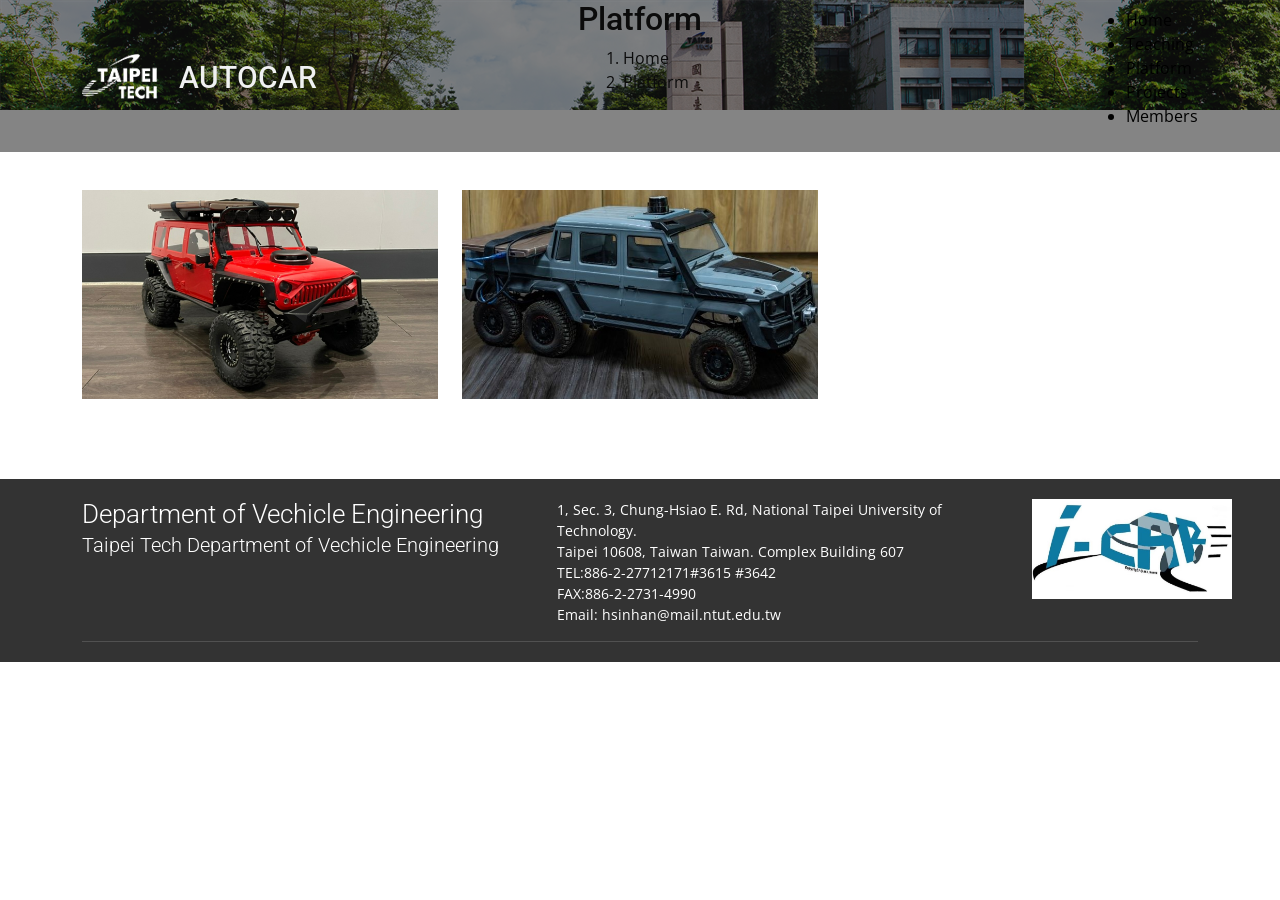
<file: platform.html>
<!DOCTYPE html>
<html lang="en">

<head>
  <meta charset="utf-8">
  <meta content="width=device-width, initial-scale=1.0" name="viewport">

  <title>autocar - platform</title>
  <meta content="" name="description">
  <meta content="" name="keywords">

  <!-- Favicons -->
  <link href="assets/img/logo.jpg" rel="icon">
  <link href="assets/img/logo.jpg" rel="apple-touch-icon">

  <!-- Google Fonts -->
  <link rel="preconnect" href="https://fonts.googleapis.com">
  <link rel="preconnect" href="https://fonts.gstatic.com" crossorigin>
  <link href="https://fonts.googleapis.com/css2?family=Open+Sans:ital,wght@0,300;0,400;0,500;0,600;0,700;1,300;1,400;1,600;1,700&family=Roboto:ital,wght@0,300;0,400;0,500;0,600;0,700;1,300;1,400;1,500;1,600;1,700&family=Work+Sans:ital,wght@0,300;0,400;0,500;0,600;0,700;1,300;1,400;1,500;1,600;1,700&display=swap" rel="stylesheet">

  <!-- Vendor CSS Files -->
  <link href="assets/vendor/bootstrap/css/bootstrap.min.css" rel="stylesheet">
  <link href="assets/vendor/bootstrap-icons/bootstrap-icons.css" rel="stylesheet">
  <link href="assets/vendor/fontawesome-free/css/all.min.css" rel="stylesheet">
  <link href="assets/vendor/aos/aos.css" rel="stylesheet">
  <link href="assets/vendor/glightbox/css/glightbox.min.css" rel="stylesheet">
  <link href="assets/vendor/swiper/swiper-bundle.min.css" rel="stylesheet">

  <!-- Template Main CSS File -->
  <link href="assets/css/main.css" rel="stylesheet">

  <!-- =======================================================
  * Template Name: UpConstruction
  * Updated: Mar 10 2023 with Bootstrap v5.2.3
  * Template URL: https://bootstrapmade.com/upconstruction-bootstrap-construction-website-template/
  * Author: BootstrapMade.com
  * License: https://bootstrapmade.com/license/
  ======================================================== -->
</head>

<body>

  <!-- ======= Header ======= -->
  <header id="header" class="fixed-top" style="background-color: rgba(22, 22, 21, 0.527)">
    <div class="container-fluid container-xl d-flex align-items-center justify-content-between" >

      <a href="index.html"  class="logo d-flex align-items-center">
        <!-- Uncomment the line below if you also wish to use an image logo -->
        <img src="assets/img/rpage_wLogo.png" >
        <h1 class="test">	&ensp; AUTOCAR</h1>
      </a>

      <i class="mobile-nav-toggle mobile-nav-show bi bi-list"></i>
      <i class="mobile-nav-toggle mobile-nav-hide d-none bi bi-x"></i>
      <nav id="navbar" class="navbar">
        <ul>
          <li><a href="index.html">Home</a></li>
          <li><a href="index.html">Teaching</a></li>
          <li><a href="platform.html" class="active">Platform</a></li>
          <li><a href="projects.html">Projects</a></li>
          <li><a href="member.html">Members</a></li>
        </ul>
      </nav><!-- .navbar -->

    </div>
  </header><!-- End Header -->

  <main id="main">

    <!-- ======= Breadcrumbs ======= -->
    <div class="breadcrumbs d-flex align-items-center" style="background-image: url('assets/img/ntut.png');">
      <div class="container position-relative d-flex flex-column align-items-center" data-aos="fade">

        <h2>Platform</h2>
        <ol>
          <li><a href="index.html">Home</a></li>
          <li>Platform</li>
        </ol>

      </div>
    </div><!-- End Breadcrumbs -->
    <section id="projects" class="projects">
      <div class="container" data-aos="fade-up">

        <div class="portfolio-isotope" data-portfolio-filter="*" data-portfolio-layout="masonry" data-portfolio-sort="original-order">

          <div class="row gy-4 portfolio-container" data-aos="fade-up" data-aos-delay="200">

            <div class="col-lg-4 col-md-6 portfolio-item filter-construction">
              <div class="portfolio-content h-100">
                <img src="assets/img/kitHardware.png" class="img-fluid" alt="">
                <div class="portfolio-info">
                  <h4>Red Car</h4>
                  <p>Red car hardware layout</p>
                  <a href="assets/img/redcarplatform.png" title="Red car hardware layout" data-gallery="portfolio-gallery-construction" class="glightbox preview-link"><i class="bi bi-zoom-in"></i></a>
                </div>
              </div>
            </div><!-- End Projects Item -->

            <div class="col-lg-4 col-md-6 portfolio-item filter-repairs">
              <div class="portfolio-content h-100">
                <img src="assets/img/greycarPlatform.jpg" class="img-fluid" alt="">
                <div class="portfolio-info">
                  <h4>Grey Car</h4>
                  <p>Grey car hardware layout</p>
                  <a href="assets/img/platform.png" title="Grey car hardware layout" data-gallery="portfolio-gallery-repairs" class="glightbox preview-link"><i class="bi bi-zoom-in"></i></a>
                </div>
              </div>
            </div><!-- End Projects Item -->

          </div><!-- End Projects Container -->

        </div>

      </div>
    </section><!-- End Our Projects Section -->
    
  

    
  </main><!-- End #main -->
    <!-- ======= Features Section ======= -->
    <!--
      
      <div class="platform">
      <br>
      <h1 style="margin-left: 45px;">Red Car</h1>
      <img src="assets/img/redcarplatform.png">
      <br><hr>
      <h1 style="margin-left: 45px;">Grey Car</h1>
      <img src="assets/img/platform.png">
    </div>
      
      <section id="features" class="features section-bg">
      <div class="container" data-aos="fade-up">

        <ul class="nav nav-tabs row  g-2 d-flex">

          <li class="nav-item col-3">
            <a class="nav-link active show" data-bs-toggle="tab" data-bs-target="#tab-1">
              <h4>Kit Hardware</h4>
            </a>
          </li>

          <li class="nav-item col-3">
            <a class="nav-link" data-bs-toggle="tab" data-bs-target="#tab-2">
              <h4>Computing Platform</h4>
            </a>

          <li class="nav-item col-3">
            <a class="nav-link" data-bs-toggle="tab" data-bs-target="#tab-3">
              <h4>Red Car</h4>
            </a>
          </li>

          <li class="nav-item col-3">
            <a class="nav-link" data-bs-toggle="tab" data-bs-target="#tab-4">
              <h4>Grey Car</h4>
            </a>
          </li>

        </ul>

        <div class="tab-content">

          <div class="tab-pane active show" id="tab-1">
            <div class="row">
              <div class="col-lg-6 order-2 order-lg-1 mt-3 mt-lg-0 d-flex flex-column justify-content-center" data-aos="fade-up" data-aos-delay="100">
                <h3>Autonomous car kit hardware</h3>
                <p class="fst-italic">
                 
                <ul>
                  <li><i class="bi bi-check2-all"></i> Autonomous Vehicle Platform:</li>
                    <p>Including a remote-controlled vehicle chassis, a basic remote controller, and a multi-mode joystick. It also consists of one battery (single cell with a minimum of 11.1V, 5200mAh), one servo motor, one motor, and one driver.</p>
                  <li><i class="bi bi-check2-all"></i> Electronic control system:</li>
                  <p>Consisting of a microcontroller and speed and steering drive modules.</p>
                  <li><i class="bi bi-check2-all"></i> Autonomous Driving Sensors:</li>
                  <p>Consisting of one 2D optical radar and a set of distance sensing modules (Ultrasound).</p>
                </ul>
              </div>
              <div class="col-lg-6 order-1 order-lg-2 text-center" data-aos="fade-up" data-aos-delay="200">
                <img src="assets/img/kitHardware.png" alt="" class="img-fluid">
              </div>
            </div>
          </div>

          <div class="tab-pane" id="tab-2">
            <div class="row">
              <div class="col-lg-6 order-2 order-lg-1 mt-3 mt-lg-0 d-flex flex-column justify-content-center">
                <h3>Autonomous car computing platform</h3>
                <ul>
                  <li><i class="bi bi-check2-all"></i> Linux Operating System</li>
                  <li><i class="bi bi-check2-all"></i> display card</li>
                  <li><i class="bi bi-check2-all"></i> Support for remote desktop functionality</li>
                  <li><i class="bi bi-check2-all"></i> Key Component Specifications of the Platform:</li>
                  <p>&emsp;&emsp;CPU: Intel i7 /  RAM: 16GB /  USB 3.0 ports / HDMI /5G Wi-Fi</p>
                </ul>
              </div>
              <div class="col-lg-6 order-1 order-lg-2 text-center">
                <img src="assets/img/computingPlatform.jpg" alt="" class="img-fluid">
              </div>
            </div>
          </div>

          <div class="tab-pane" id="tab-3">
            <div class="row">
              <div class="col-lg-6 order-2 order-lg-1 mt-3 mt-lg-0 d-flex flex-column justify-content-center">
                <h3>Red car hardware layout</h3>
                <ul>
                  <li><i class="bi bi-check2-all"></i> Ullamco laboris nisi ut aliquip ex ea commodo consequat.</li>
                  <li><i class="bi bi-check2-all"></i> Duis aute irure dolor in reprehenderit in voluptate velit.</li>
                  <li><i class="bi bi-check2-all"></i> Provident mollitia neque rerum asperiores dolores quos qui a. Ipsum neque dolor voluptate nisi sed.</li>
                </ul>
                <p class="fst-italic">
                  Lorem ipsum dolor sit amet, consectetur adipiscing elit, sed do eiusmod tempor incididunt ut labore et dolore
                  magna aliqua.
                </p>
              </div>
              <div class="col-lg-6 order-1 order-lg-2 text-center">
                <img src="assets/img/redcarplatform.png" alt="" class="img-fluid">
              </div>
            </div>
          </div>

          <div class="tab-pane" id="tab-4">
            <div class="row">
              <div class="col-lg-6 order-2 order-lg-1 mt-3 mt-lg-0 d-flex flex-column justify-content-center">
                <h3>Grey car hardware layout</h3>
                <p class="fst-italic">
                  Lorem ipsum dolor sit amet, consectetur adipiscing elit, sed do eiusmod tempor incididunt ut labore et dolore
                  magna aliqua.
                </p>
                <ul>
                  <li><i class="bi bi-check2-all"></i> Ullamco laboris nisi ut aliquip ex ea commodo consequat.</li>
                  <li><i class="bi bi-check2-all"></i> Duis aute irure dolor in reprehenderit in voluptate velit.</li>
                  <li><i class="bi bi-check2-all"></i> Ullamco laboris nisi ut aliquip ex ea commodo consequat. Duis aute irure dolor in reprehenderit in voluptate trideta storacalaperda mastiro dolore eu fugiat nulla pariatur.</li>
                </ul>
              </div>
              <div class="col-lg-6 order-1 order-lg-2 text-center">
                <img src="assets/img/features-4.png" alt="" class="img-fluid">
              </div>
            </div>
          </div>

        </div>

      </div>
    </section>End Features Section -->

  <!-- ======= Footer ======= -->
  <footer id="footer" class="footer">
    <div class="footer-content position-relative">
       <div class="container">
         <div class="row">
           <div class="col-lg-5 col-md-5 footer-info" >
             <h3>Department of Vechicle Engineering</h3>
             <h5>Taipei Tech Department of Vechicle Engineering</h5>
           </div>  <!--End footer info column-->
 
           
           <div class="col-lg-5 col-md-5 footer-links">
             <p>
               1, Sec. 3, Chung-Hsiao E. Rd, National Taipei University of Technology.<br>
               Taipei 10608, Taiwan Taiwan. Complex Building 607<br>
               TEL:886-2-27712171#3615 #3642<br>
               FAX:886-2-2731-4990<br>
               Email: hsinhan@mail.ntut.edu.tw<br>
           </p>
           </div><!-- End footer links column-->
 
           <div class="col-lg-2 col-md-2 footer-address">
             <img src="assets/img/footer logo.jpg" height="100" width="200">
           </div><!-- End footer links column-->
         </div>
       </div>
    </div>
 
    <div class="footer-legal text-center position-relative">
       <div class="container">
         <div class="copyright">
           <!-- &copy; Copyright <strong><span>UpConstruction</span></strong>. All Rights Reserved -->
         </div>
         <div class="credits">
           <!-- All the links in the footer should remain intact. -->
           <!-- You can delete the links only if you purchased the pro version. -->
           <!-- Licensing information: https://bootstrapmade.com/license/ -->
           <!-- Purchase the pro version with working PHP/AJAX contact form: https://bootstrapmade.com/upconstruction-bootstrap-construction-website-template/ -->
           <!-- Designed by <a href="https://bootstrapmade.com/">BootstrapMade</a> -->
         </div>
       </div>
    </div>
 
   </footer>
   <!-- End Footer -->

  <a href="#" class="scroll-top d-flex align-items-center justify-content-center"><i class="bi bi-arrow-up-short"></i></a>

  <div id="preloader"></div>

  <!-- Vendor JS Files -->
  <script src="assets/vendor/bootstrap/js/bootstrap.bundle.min.js"></script>
  <script src="assets/vendor/aos/aos.js"></script>
  <script src="assets/vendor/glightbox/js/glightbox.min.js"></script>
  <script src="assets/vendor/isotope-layout/isotope.pkgd.min.js"></script>
  <script src="assets/vendor/swiper/swiper-bundle.min.js"></script>
  <script src="assets/vendor/purecounter/purecounter_vanilla.js"></script>
  <script src="assets/vendor/php-email-form/validate.js"></script>

  <!-- Template Main JS File -->
  <script src="assets/js/main.js"></script>

</body>

</html>
</file>
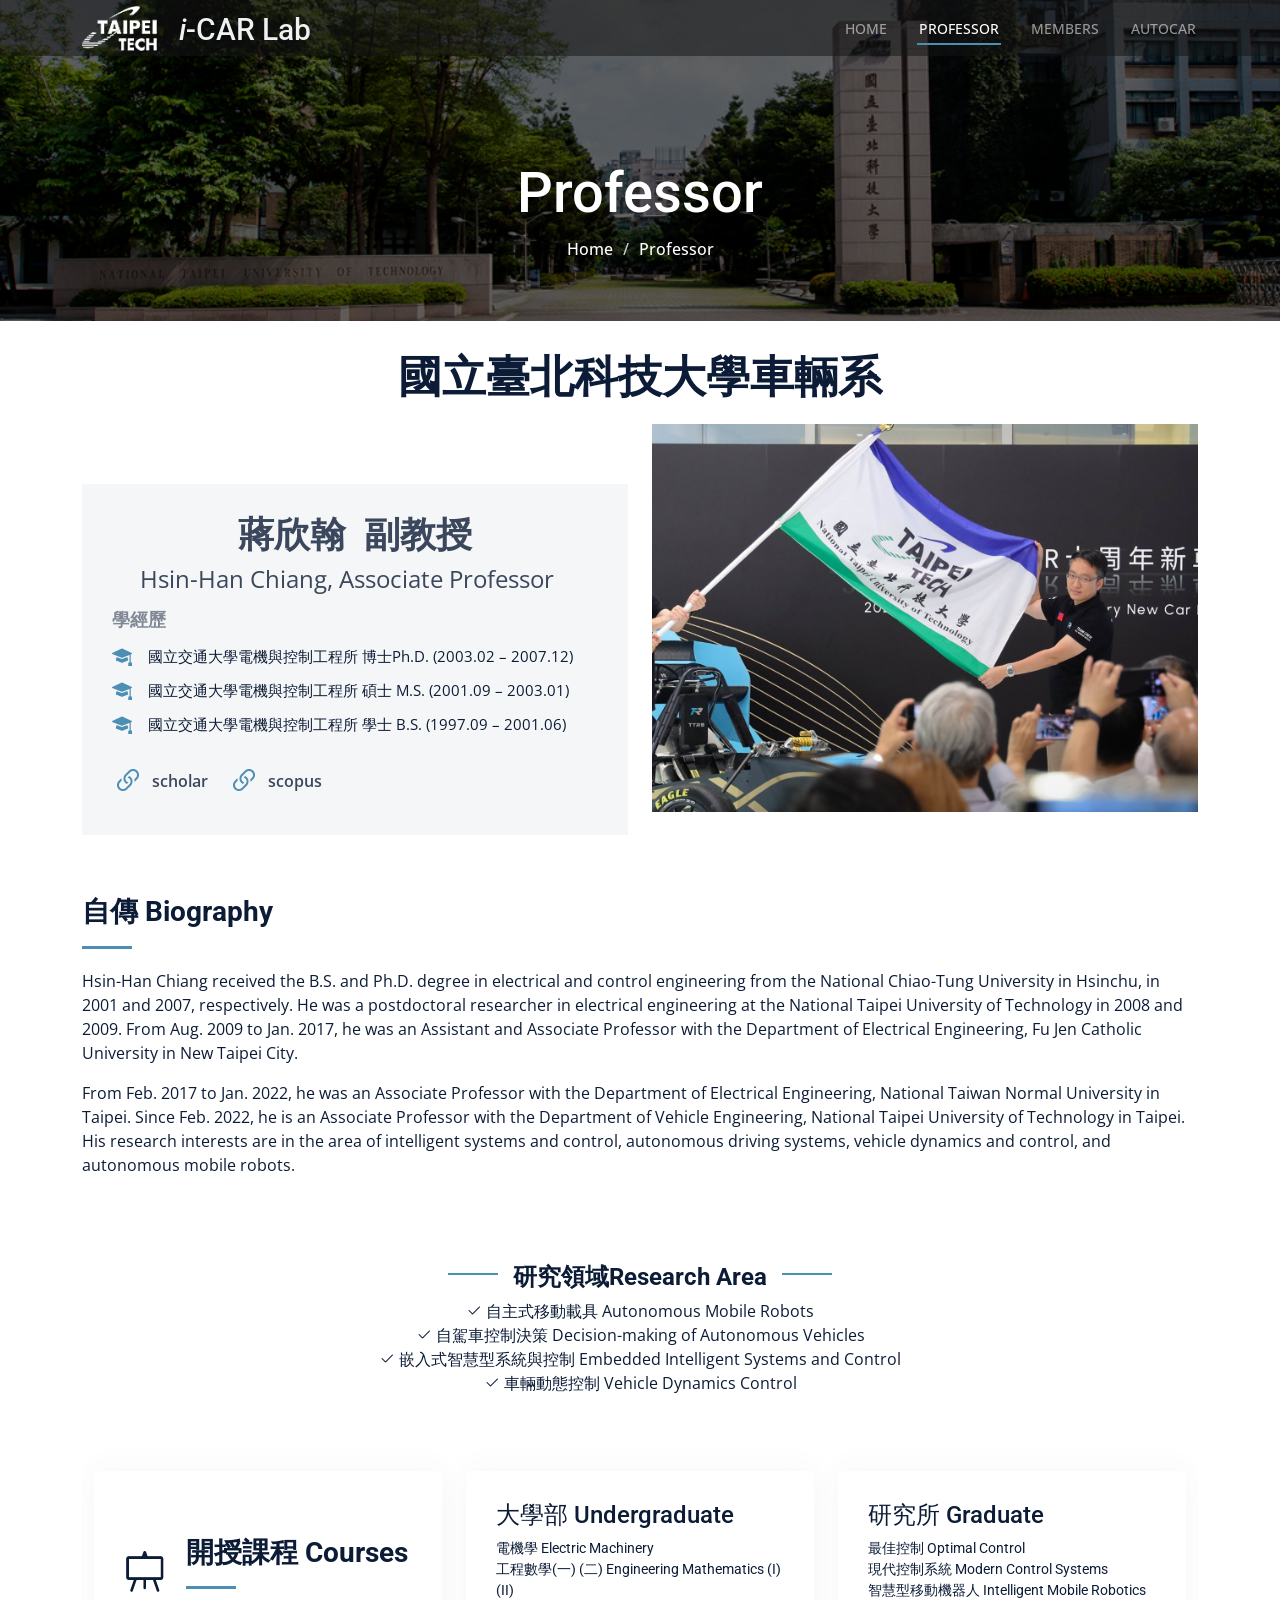
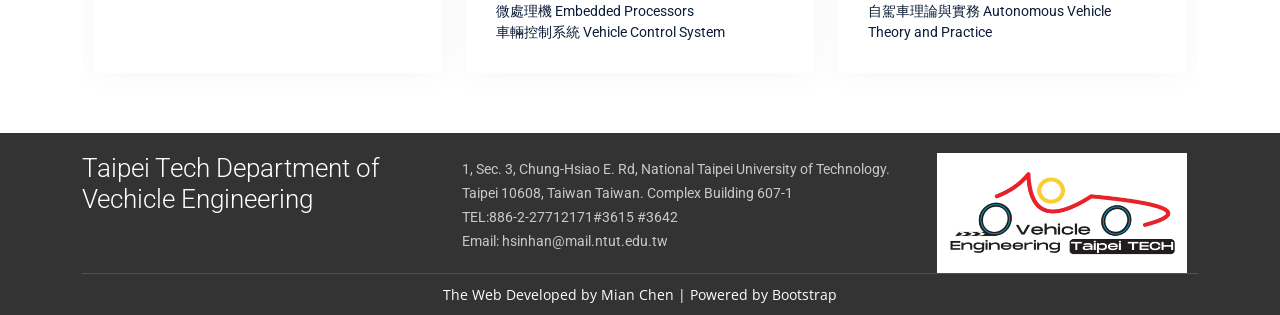
<file: professor.html>
<!DOCTYPE html>
<html lang="en">

<head>
  <meta charset="utf-8">
  <meta content="width=device-width, initial-scale=1.0" name="viewport">

  <title>𝑖-CAR Lab - Professor</title>
  <meta content="" name="description">
  <meta content="" name="keywords">

  <!-- Favicons -->
  <link href="assets/img/logo.jpg" rel="icon">
  <link href="assets/img/logo.jpg" rel="apple-touch-icon">

  <!-- Google Fonts -->
  <link rel="preconnect" href="https://fonts.googleapis.com">
  <link rel="preconnect" href="https://fonts.gstatic.com" crossorigin>
  <link href="https://fonts.googleapis.com/css2?family=Open+Sans:ital,wght@0,300;0,400;0,500;0,600;0,700;1,300;1,400;1,600;1,700&family=Roboto:ital,wght@0,300;0,400;0,500;0,600;0,700;1,300;1,400;1,500;1,600;1,700&family=Work+Sans:ital,wght@0,300;0,400;0,500;0,600;0,700;1,300;1,400;1,500;1,600;1,700&display=swap" rel="stylesheet">

  <!-- Vendor CSS Files -->
  <link href="assets/vendor/bootstrap/css/bootstrap.min.css" rel="stylesheet">
  <link href="assets/vendor/bootstrap-icons/bootstrap-icons.css" rel="stylesheet">
  <link href="assets/vendor/fontawesome-free/css/all.min.css" rel="stylesheet">
  <link href="assets/vendor/aos/aos.css" rel="stylesheet">
  <link href="assets/vendor/glightbox/css/glightbox.min.css" rel="stylesheet">
  <link href="assets/vendor/swiper/swiper-bundle.min.css" rel="stylesheet">

  <!-- Template Main CSS File -->
  <link href="assets/css/main.css" rel="stylesheet">

  <!-- =======================================================
  * Template Name: UpConstruction
  * Updated: Mar 10 2023 with Bootstrap v5.2.3
  * Template URL: https://bootstrapmade.com/upconstruction-bootstrap-construction-website-template/
  * Author: BootstrapMade.com
  * License: https://bootstrapmade.com/license/
  ======================================================== -->
</head>

<body>
  <!-- ======= Header ======= -->
  <header id="header" class="fixed-top" style="background-color: rgba(22, 22, 21, 0.527)">
    <div class="container-fluid container-xl d-flex align-items-center justify-content-between" >
      <a href="index.html"  class="logo d-flex align-items-center">
        <img src="assets/img/rpage_wLogo.png" >
        <h1 class="test">	&ensp; <span class="italic">i</span>-CAR Lab</h1>
      </a>

    
      <nav id="navmenu" class="navmenu">
        <ul>
          <li><a href="index.html">Home</a></li>
          <li><a href="professor.html" class="active">Professor</a></li>
          <li><a href="member.html">Members</a></li>
          <li><a href="autocar.html">AutoCar</a></li>
        </ul>
        <i class="mobile-nav-toggle d-xl-none bi bi-list"></i>
      </nav><!-- .navmenu -->

    </div>
  </header><!-- End Header -->

  <main id="main">

    <!-- Page Title -->
    <div class="page-title"  data-aos="fade" style="background-image: url('assets/img/ntut.png');">
      <div class="container position-relative d-flex flex-column align-items-center" data-aos="fade">
        <h1>Professor</h1>
        <nav class="breadcrumbs">
          <ol>
            <li><a href="index.html">Home</a></li>
            <li>Professor </li>
          </ol>
        </nav>
      </div>
    </div><!-- End Page Title -->

    <!-- About Section -->
    <section id="about" class="about section">

      <div class="container">

        <div class="row position-relative">

          <div class="col-lg-6 order-1 text-left title-section" data-aos="fade-up" data-aos-delay="100">
            <h2 class="inner-title">國立臺北科技大學車輛系</h2>
          </div>

          <div class="col-lg-6 order-3 order-lg-3 about-img-container" data-aos="zoom-out" data-aos-delay="200">
            <div class="about-img">
              <img src="assets/img/team/蔣欣翰-CHIANG,HSIN-HAN.jpg" >
            </div>
        
          </div>


          <div class="col-lg-6 order-2 order-lg-2" data-aos="fade-up" data-aos-delay="100">
            <div class="our-story">
              <h3>蔣欣翰  副教授</h3>
              <p>Hsin-Han Chiang, Associate Professor</p>
              <h4><b>學經歷</b></h4>
              <ul>
                <li><i class="bi bi-mortarboard-fill"></i> <span>國立交通大學電機與控制工程所 博士Ph.D. (2003.02 – 2007.12)</span></li>
                <li><i class="bi bi-mortarboard-fill"></i> <span>國立交通大學電機與控制工程所 碩士 M.S. (2001.09 – 2003.01)</span></li>
                <li><i class="bi bi-mortarboard-fill"></i> <span>國立交通大學電機與控制工程所 學士 B.S. (1997.09 – 2001.06)</span></li>
              </ul>
   
              <div class="watch-video d-flex align-items-center position-relative">
                <div class="link-container">
                  <i class="bi bi-link-45deg flex-shrink-0"></i>
                  <a href="https://scholar.google.com.tw/citations?hl=zh-TW&user=0qmi65YAAAAJ" target="_blank">scholar</a>
                </div>
                <div class="link-container">
                  <i class="bi bi-link-45deg flex-shrink-0"></i>
                  <a href="https://www.scopus.com/authid/detail.uri?authorId=7402271964" target="_blank">scopus</a>
              </div>
            </div>
          </div>
        </div>

      </div>

    </section><!-- /About Section -->
    <!-- ======= Get Started Section ======= -->
    <section id="paper" class="paper section">

      <div class="container " >

        <div class="col-lg-12 d-flex flex-column justify-content-center" data-aos="fade-up" data-aos-delay="200">
          <h3>自傳 Biography</h3>

          <p>Hsin-Han Chiang received the B.S. and Ph.D. degree in electrical and control engineering from the National Chiao-Tung University in Hsinchu, in 2001 and 2007, respectively. He was a postdoctoral researcher in electrical engineering at the National Taipei University of Technology in 2008 and 2009. From Aug. 2009 to Jan. 2017, he was an Assistant and Associate Professor with the Department of Electrical Engineering, Fu Jen Catholic University in New Taipei City.
              <p>From Feb. 2017 to Jan. 2022, he was an Associate Professor with the Department of Electrical Engineering, National Taiwan Normal University in Taipei. Since Feb. 2022, he is an Associate Professor with the Department of Vehicle Engineering, National Taipei University of Technology in Taipei. His research interests are in the area of intelligent systems and control, autonomous driving systems, vehicle dynamics and control, and autonomous mobile robots. 
              </p>
              </p><br>
        </div>

        <!-- Stats Counter Section -->
    <section id="stats-counter" class="stats-counter section">

      <!-- Section Title -->
      <div class="container section-title" data-aos="fade-up">
        <h2>研究領域Research Area</h2>
        <ul class="list-unstyled">
          <li><i class="bi bi-check2"></i> <span>自主式移動載具 Autonomous Mobile Robots</span></li>
          <li><i class="bi bi-check2"></i> <span>自駕車控制決策 Decision-making of Autonomous Vehicles</span></li>
          <li><i class="bi bi-check2"></i> <span>嵌入式智慧型系統與控制 Embedded Intelligent Systems and Control</span></li>
          <li><i class="bi bi-check2"></i> <span>車輛動態控制 Vehicle Dynamics Control</span></li>
        </ul>
      </div><!-- End Section Title -->

      <div class="container" data-aos="fade-up" data-aos-delay="100">

        <div class="row gy-4">

          <div class="col-lg-4 col-md-6">
            <div class="stats-item d-flex align-items-center w-100 h-100">
              <i class="bi bi-easel flex-shrink-0"></i>
              <h3>開授課程 Courses</h3>
            </div>
          </div><!-- End Stats Item -->

          <div class="col-lg-4 col-md-6">
            <div class="stats-item d-flex align-items-center w-100 h-100">
              <div>
                <h4>大學部 Undergraduate</h4>
                <p>電機學 Electric Machinery</p>
                <p>工程數學(一) (二) Engineering Mathematics (I)(II)</p>
                <p>微處理機 Embedded Processors</p>
                <p>車輛控制系統 Vehicle Control System</p>
              </div>
            </div>
          </div><!-- End Stats Item -->

          <div class="col-lg-4 col-md-6">
            <div class="stats-item d-flex align-items-center w-100 h-100">
              <div>
                <h4>研究所 Graduate</h4>
                <p>最佳控制 Optimal Control</p>
                <p>現代控制系統 Modern Control Systems</p>
                <p>智慧型移動機器人 Intelligent Mobile Robotics</p>
                <p>自駕車理論與實務 Autonomous Vehicle Theory and Practice</p>
              </div>
            </div>
          </div><!-- End Stats Item -->

        </div>

      </div>

  </main><!-- End #main -->

  <!-- ======= Footer ======= -->
  <footer id="footer" class="footer">
    <div class="footer-content position-relative">
       <div class="container">
         <div class="row">
           <div class="col-lg-4 col-md-6 col-sm-12 footer-info " >
            <h3>Taipei Tech Department of Vechicle Engineering</h3>
           </div>  <!--End footer info column-->
 
           
           <div class="col-lg-5 col-md-6 col-sm-12 footer-address d-flex align-items-center">
             <p>
               1, Sec. 3, Chung-Hsiao E. Rd, National Taipei University of Technology.<br>
               Taipei 10608, Taiwan Taiwan. Complex Building 607-1<br>
               TEL:886-2-27712171#3615 #3642<br>
               Email: hsinhan@mail.ntut.edu.tw
           </p>
           </div><!-- End footer address column-->
 
           <div class="col-lg-3 col-md-6 col-sm-12 footer-logo d-flex align-items-center ">
             <img src="assets/img/race-car-logo.png" height="120" width="250">
           </div><!-- End footer logo column-->
         </div>
       </div>
    </div>
 
    <div class="footer-legal text-center position-relative">
       <div class="container">
         <div class="copyright">
           The Web Developed by Mian Chen | Powered by Bootstrap
         </div>
       </div>
    </div>
 
   </footer>
   <!-- End Footer -->
  <a href="#" class="scroll-top d-flex align-items-center justify-content-center"><i class="bi bi-arrow-up-short"></i></a>

  <div id="preloader"></div>

  <!-- Vendor JS Files -->
  <script src="assets/vendor/bootstrap/js/bootstrap.bundle.min.js"></script>
  <script src="assets/vendor/aos/aos.js"></script>
  <script src="assets/vendor/glightbox/js/glightbox.min.js"></script>
  <script src="assets/vendor/isotope-layout/isotope.pkgd.min.js"></script>
  <script src="assets/vendor/swiper/swiper-bundle.min.js"></script>
  <script src="assets/vendor/purecounter/purecounter_vanilla.js"></script>
  <script src="assets/vendor/php-email-form/validate.js"></script>

  <!-- Template Main JS File -->
  <script src="assets/js/main.js"></script>

</body>

</html>
</file>
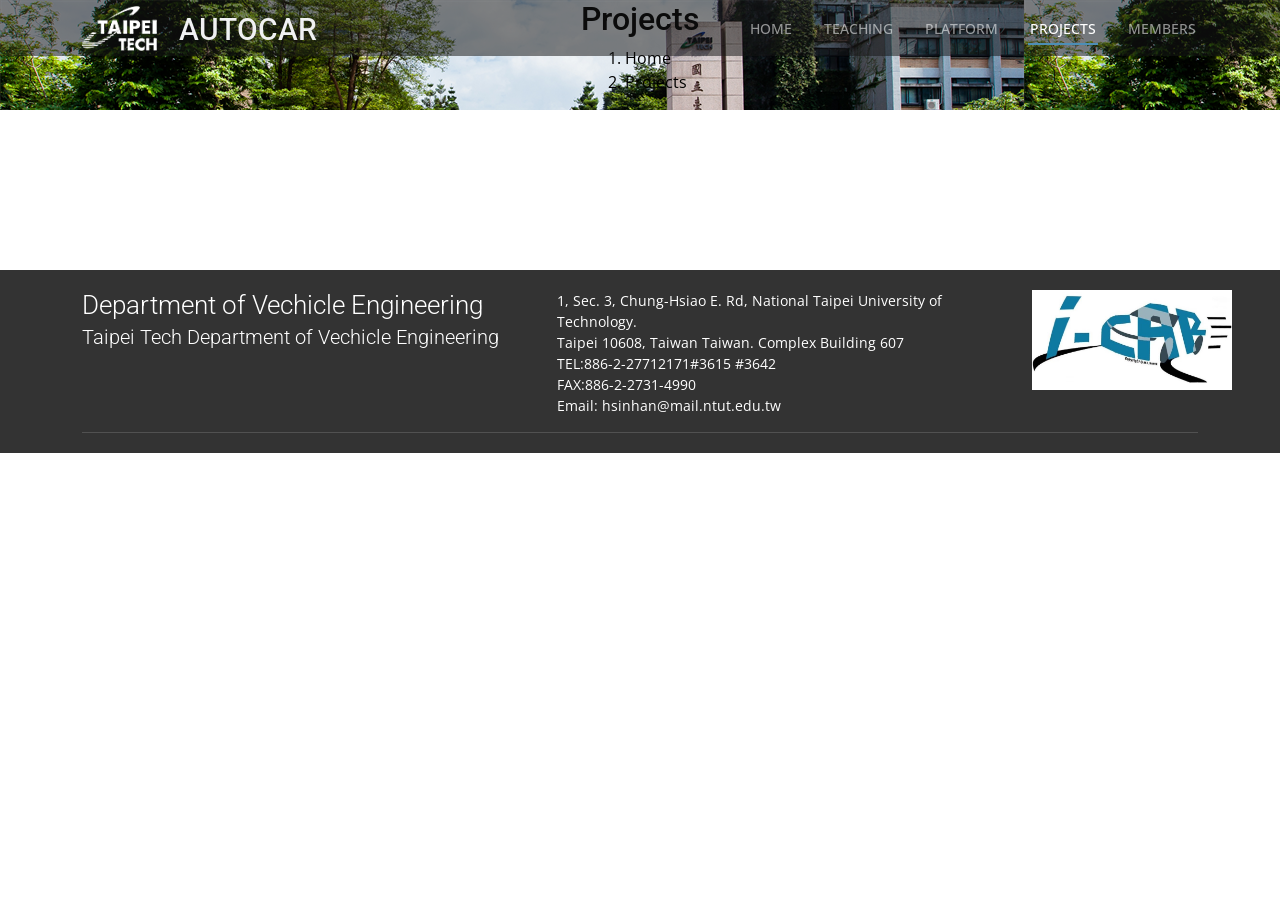
<file: projects.html>
<!DOCTYPE html>
<html lang="en">

<head>
  <meta charset="utf-8">
  <meta content="width=device-width, initial-scale=1.0" name="viewport">

  <title>autocar - Projects</title>
  <meta content="" name="description">
  <meta content="" name="keywords">

  <!-- Favicons -->
  <link href="assets/img/logo.jpg" rel="icon">
  <link href="assets/img/logo.jpg" rel="apple-touch-icon">

  <!-- Google Fonts -->
  <link rel="preconnect" href="https://fonts.googleapis.com">
  <link rel="preconnect" href="https://fonts.gstatic.com" crossorigin>
  <link href="https://fonts.googleapis.com/css2?family=Open+Sans:ital,wght@0,300;0,400;0,500;0,600;0,700;1,300;1,400;1,600;1,700&family=Roboto:ital,wght@0,300;0,400;0,500;0,600;0,700;1,300;1,400;1,500;1,600;1,700&family=Work+Sans:ital,wght@0,300;0,400;0,500;0,600;0,700;1,300;1,400;1,500;1,600;1,700&display=swap" rel="stylesheet">

  <!-- Vendor CSS Files -->
  <link href="assets/vendor/bootstrap/css/bootstrap.min.css" rel="stylesheet">
  <link href="assets/vendor/bootstrap-icons/bootstrap-icons.css" rel="stylesheet">
  <link href="assets/vendor/fontawesome-free/css/all.min.css" rel="stylesheet">
  <link href="assets/vendor/aos/aos.css" rel="stylesheet">
  <link href="assets/vendor/glightbox/css/glightbox.min.css" rel="stylesheet">
  <link href="assets/vendor/swiper/swiper-bundle.min.css" rel="stylesheet">

  <!-- Template Main CSS File -->
  <link href="assets/css/main.css" rel="stylesheet">

  <!-- =======================================================
  * Template Name: UpConstruction
  * Updated: Mar 10 2023 with Bootstrap v5.2.3
  * Template URL: https://bootstrapmade.com/upconstruction-bootstrap-construction-website-template/
  * Author: BootstrapMade.com
  * License: https://bootstrapmade.com/license/
  ======================================================== -->
</head>

<body>

  <!-- ======= Header ======= -->
  <header id="header" class="fixed-top" style="background-color: rgba(22, 22, 21, 0.527)">
    <div class="container-fluid container-xl d-flex align-items-center justify-content-between" >

      <a href="index.html"  class="logo d-flex align-items-center">
        <!-- Uncomment the line below if you also wish to use an image logo -->
        <!-- <img src="assets/img/logo.png" alt=""> -->
        <img src="assets/img/rpage_wLogo.png" >
        <h1 class="test">	&ensp; AUTOCAR</h1>
      </a>

      <i class="mobile-nav-toggle mobile-nav-show bi bi-list"></i>
      <i class="mobile-nav-toggle mobile-nav-hide d-none bi bi-x"></i>
      <nav id="navmenu" class="navmenu">
        <ul>
          <li><a href="index.html">Home</a></li>
          <li><a href="index.html">Teaching</a></li>
          <li><a href="platform.html">Platform</a></li>
          <li><a href="projects.html" class="active">Projects</a></li>
          <li><a href="member.html">Members</a></li>
        </ul>
      </nav><!-- .navmenu -->

    </div>
  </header><!-- End Header -->

  <main id="main">

    <!-- ======= Breadcrumbs ======= -->
    <div class="breadcrumbs d-flex align-items-center" style="background-image: url('assets/img/ntut.png');">
      <div class="container position-relative d-flex flex-column align-items-center" data-aos="fade">

        <h2>Projects</h2>
        <ol>
          <li><a href="index.html">Home</a></li>
          <li>Projects</li>
        </ol>

      </div>
    </div><!-- End Breadcrumbs -->

    <!-- ======= Our Projects Section ======= -->
    <section class="platform" >
      <div class="container" data-aos="fade-up">
          
      </div>


      </div>
    </section><!-- End Our Projects Section -->

  </main><!-- End #main -->

  <!-- ======= Footer ======= -->
  <footer id="footer" class="footer">
    <div class="footer-content position-relative">
       <div class="container">
         <div class="row">
           <div class="col-lg-5 col-md-5 footer-info" >
             <h3>Department of Vechicle Engineering</h3>
             <h5>Taipei Tech Department of Vechicle Engineering</h5>
           </div>  <!--End footer info column-->
 
           
           <div class="col-lg-5 col-md-5 footer-links">
             <p>
               1, Sec. 3, Chung-Hsiao E. Rd, National Taipei University of Technology.<br>
               Taipei 10608, Taiwan Taiwan. Complex Building 607<br>
               TEL:886-2-27712171#3615 #3642<br>
               FAX:886-2-2731-4990<br>
               Email: hsinhan@mail.ntut.edu.tw<br>
           </p>
           </div><!-- End footer links column-->
 
           <div class="col-lg-2 col-md-2 footer-address">
             <img src="assets/img/footer logo.jpg" height="100" width="200">
           </div><!-- End footer links column-->
         </div>
       </div>
    </div>
 
    <div class="footer-legal text-center position-relative">
       <div class="container">
         <div class="copyright">
           <!-- &copy; Copyright <strong><span>UpConstruction</span></strong>. All Rights Reserved -->
         </div>
         <div class="credits">
           <!-- All the links in the footer should remain intact. -->
           <!-- You can delete the links only if you purchased the pro version. -->
           <!-- Licensing information: https://bootstrapmade.com/license/ -->
           <!-- Purchase the pro version with working PHP/AJAX contact form: https://bootstrapmade.com/upconstruction-bootstrap-construction-website-template/ -->
           <!-- Designed by <a href="https://bootstrapmade.com/">BootstrapMade</a> -->
         </div>
       </div>
    </div>
 
   </footer>
   <!-- End Footer -->
  <a href="#" class="scroll-top d-flex align-items-center justify-content-center"><i class="bi bi-arrow-up-short"></i></a>

  <div id="preloader"></div>

  <!-- Vendor JS Files -->
  <script src="assets/vendor/bootstrap/js/bootstrap.bundle.min.js"></script>
  <script src="assets/vendor/aos/aos.js"></script>
  <script src="assets/vendor/glightbox/js/glightbox.min.js"></script>
  <script src="assets/vendor/isotope-layout/isotope.pkgd.min.js"></script>
  <script src="assets/vendor/swiper/swiper-bundle.min.js"></script>
  <script src="assets/vendor/purecounter/purecounter_vanilla.js"></script>
  <script src="assets/vendor/php-email-form/validate.js"></script>

  <!-- Template Main JS File -->
  <script src="assets/js/main.js"></script>

</body>

</html>
</file>
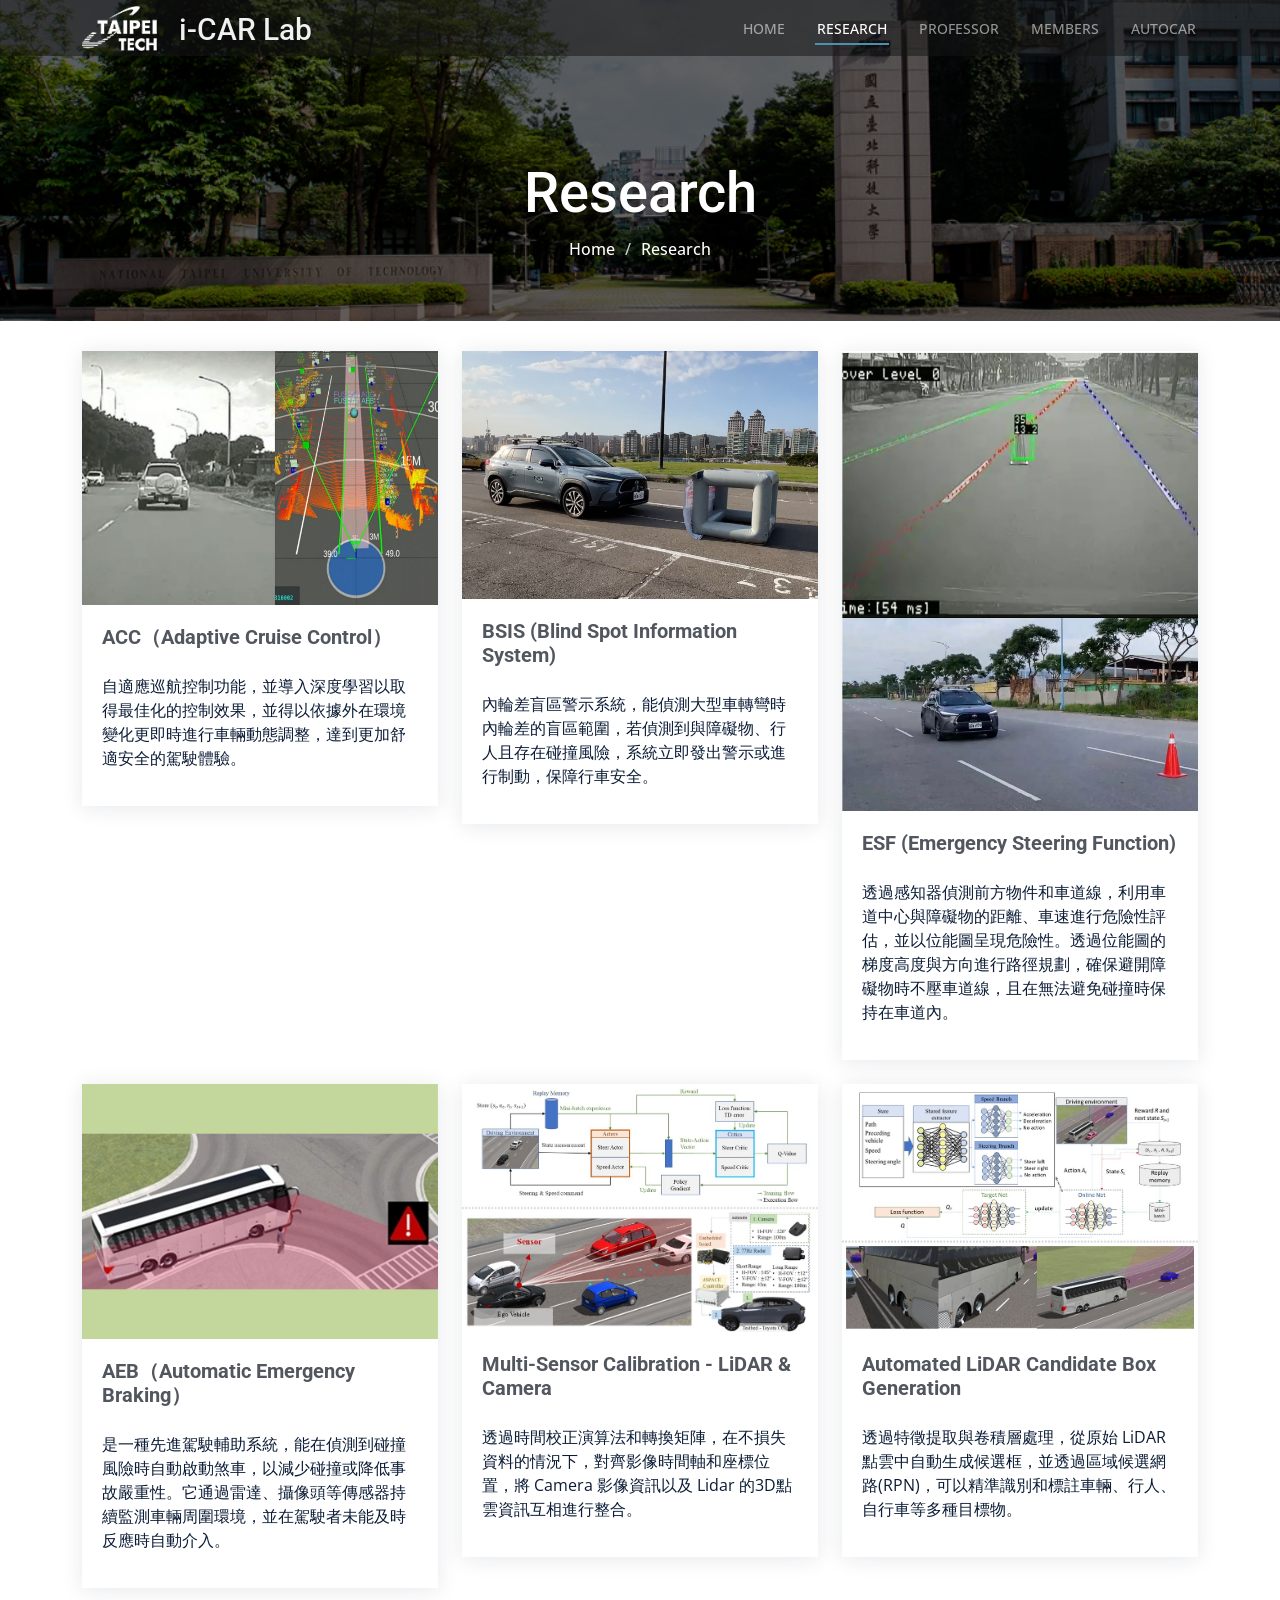
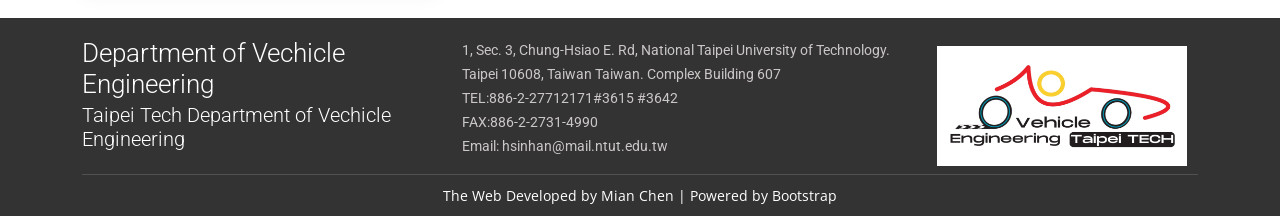
<file: research.html>
<!DOCTYPE html>
<html lang="en">

<head>
  <meta charset="utf-8">
  <meta content="width=device-width, initial-scale=1.0" name="viewport">

  <title>i-CAR Lab - Research</title>
  <meta content="" name="description">
  <meta content="" name="keywords">

  <!-- Favicons -->
  <link href="assets/img/logo.jpg" rel="icon">
  <link href="assets/img/logo.jpg" rel="apple-touch-icon">

  <!-- Google Fonts -->
  <link rel="preconnect" href="https://fonts.googleapis.com">
  <link rel="preconnect" href="https://fonts.gstatic.com" crossorigin>
  <link href="https://fonts.googleapis.com/css2?family=Open+Sans:ital,wght@0,300;0,400;0,500;0,600;0,700;1,300;1,400;1,600;1,700&family=Roboto:ital,wght@0,300;0,400;0,500;0,600;0,700;1,300;1,400;1,500;1,600;1,700&family=Work+Sans:ital,wght@0,300;0,400;0,500;0,600;0,700;1,300;1,400;1,500;1,600;1,700&display=swap" rel="stylesheet">

  <!-- Vendor CSS Files -->
  <link href="assets/vendor/bootstrap/css/bootstrap.min.css" rel="stylesheet">
  <link href="assets/vendor/bootstrap-icons/bootstrap-icons.css" rel="stylesheet">
  <link href="assets/vendor/fontawesome-free/css/all.min.css" rel="stylesheet">
  <link href="assets/vendor/aos/aos.css" rel="stylesheet">
  <link href="assets/vendor/glightbox/css/glightbox.min.css" rel="stylesheet">
  <link href="assets/vendor/swiper/swiper-bundle.min.css" rel="stylesheet">

  <!-- Template Main CSS File -->
  <link href="assets/css/main.css" rel="stylesheet">

  <!-- =======================================================
  * Template Name: UpConstruction
  * Updated: Mar 10 2023 with Bootstrap v5.2.3
  * Template URL: https://bootstrapmade.com/upconstruction-bootstrap-construction-website-template/
  * Author: BootstrapMade.com
  * License: https://bootstrapmade.com/license/
  ======================================================== -->
</head>

<body>

<!-- ======= Header ======= -->
<header id="header" class="fixed-top" style="background-color: rgba(22, 22, 21, 0.527)">
  <div class="container-fluid container-xl d-flex align-items-center justify-content-between" >
    <a href="index.html"  class="logo d-flex align-items-center">
      <img src="assets/img/rpage_wLogo.png" >
      <h1 class="test">	&ensp; i-CAR Lab</h1>
    </a>

   
    <nav id="navmenu" class="navmenu">
      <ul>
        <li><a href="index.html">Home</a></li>
        <li><a href="research.html" class="active">Research</a></li>
        <li><a href="professor.html">Professor</a></li>
        <li><a href="member.html">Members</a></li>
        <li><a href="autocar.html">AutoCar</a></li>
      </ul>
      <i class="mobile-nav-toggle d-xl-none bi bi-list"></i>
    </nav><!-- .navmenu -->

  </div>
</header><!-- End Header -->

  <main class="main">

    <!-- Page Title -->
    <div class="page-title" data-aos="fade" style="background-image: url('assets/img/ntut.png');">
      <div class="container position-relative d-flex flex-column align-items-center" data-aos="fade">
        <h1>Research</h1>
        <nav class="breadcrumbs">
          <ol>
            <li><a href="index.html">Home</a></li>
            <li>Research</li>
          </ol>
        </nav>
      </div>
    </div><!-- End Page Title -->

  <!--  Our Projects Posts Section -->
    <section id="blog-posts" class="blog-posts section">

      <div class="container">
        <div class="row gy-4">

          <div class="col-lg-4">
            <article class="position-relative h-60">

              <div class="post-img position-relative overflow-hidden">
                <img src="assets/img/blog/blog-1.jpg" class="img-fluid" alt="">
              </div>

              <div class="post-content d-flex flex-column">

                <h3 class="post-title">ACC（Adaptive Cruise Control）</h3>

                <p>
                  自適應巡航控制功能，並導入深度學習以取得最佳化的控制效果，並得以依據外在環境變化更即時進行車輛動態調整，達到更加舒適安全的駕駛體驗。
                </p>
                <!--
                <hr>

                <a href="blog-details.html" class="readmore stretched-link"><span>Read More</span><i class="bi bi-arrow-right"></i></a>
                -->
              </div>

            </article>
          </div><!-- End post list item -->

          <div class="col-lg-4">
            <article class="position-relative h-60">

              <div class="post-img position-relative overflow-hidden">
                <img src="assets/img/blog/blog-2.jpg" class="img-fluid" alt="">        
              </div>

              <div class="post-content d-flex flex-column">

                <h3 class="post-title">BSIS (Blind Spot Information System)</h3>
                <p>
                  內輪差盲區警示系統，能偵測大型車轉彎時內輪差的盲區範圍，若偵測到與障礙物、行人且存在碰撞風險，系統立即發出警示或進行制動，保障行車安全。
                </p>

              </div>

            </article>
          </div><!-- End post list item -->

          <div class="col-lg-4">
            <article class="position-relative h-60">

              <div class="post-img position-relative overflow-hidden">
                <img src="assets/img/blog/blog-3.jpg" class="img-fluid" alt="">
              </div>

              <div class="post-content d-flex flex-column">

                <h3 class="post-title">ESF (Emergency Steering Function)</h3>

                <p>
                  透過感知器偵測前方物件和車道線，利用車道中心與障礙物的距離、車速進行危險性評估，並以位能圖呈現危險性。透過位能圖的梯度高度與方向進行路徑規劃，確保避開障礙物時不壓車道線，且在無法避免碰撞時保持在車道內。
                </p>

              </div>

            </article>
          </div><!-- End post list item -->

          <div class="col-lg-4">
            <article class="position-relative h-60">

              <div class="post-img position-relative overflow-hidden">
                <img src="assets/img/blog/blog-4.jpg" class="img-fluid" alt="">
              </div>

              <div class="post-content d-flex flex-column">

                <h3 class="post-title">AEB（Automatic Emergency Braking）</h3>

                <p>
                  是一種先進駕駛輔助系統，能在偵測到碰撞風險時自動啟動煞車，以減少碰撞或降低事故嚴重性。它通過雷達、攝像頭等傳感器持續監測車輛周圍環境，並在駕駛者未能及時反應時自動介入。
                </p>

              </div>

            </article>
          </div><!-- End post list item -->

          <div class="col-lg-4">
            <article class="position-relative h-60">

              <div class="post-img position-relative overflow-hidden">
                <img src="assets/img/blog/blog-5.jpg" class="img-fluid" alt="">
              </div>

              <div class="post-content d-flex flex-column">

                <h3 class="post-title">Multi-Sensor Calibration - LiDAR & Camera</h3>

                <p>
                  透過時間校正演算法和轉換矩陣，在不損失資料的情況下，對齊影像時間軸和座標位置，將 Camera 影像資訊以及 Lidar 的3D點雲資訊互相進行整合。
                </p>  
              </div>

            </article>
          </div><!-- End post list item -->

          <div class="col-lg-4">
            <article class="position-relative h-60">

              <div class="post-img position-relative overflow-hidden">
                <img src="assets/img/blog/blog-6.jpg" class="img-fluid" alt="">
              </div>

              <div class="post-content d-flex flex-column">

                <h3 class="post-title">Automated LiDAR Candidate Box Generation</h3>

                <p>
                  透過特徵提取與卷積層處理，從原始 LiDAR 點雲中自動生成候選框，並透過區域候選網路(RPN)，可以精準識別和標註車輛、行人、自行車等多種目標物。
                </p>
              </div>

            </article>
          </div><!-- End post list item -->

        </div>
      </div>

  </section><!-- /Our Projects Posts Section  -->

  </main><!-- End #main -->

  <!-- ======= Footer ======= -->
  <footer id="footer" class="footer">
    <div class="footer-content position-relative">
       <div class="container">
         <div class="row">
           <div class="col-lg-4 col-md-6 col-sm-12 footer-info " >
             <h3>Department of Vechicle Engineering</h3>
             <h5>Taipei Tech Department of Vechicle Engineering</h5>
           </div>  <!--End footer info column-->
 
           
           <div class="col-lg-5 col-md-6 col-sm-12 footer-address d-flex align-items-center">
             <p>
               1, Sec. 3, Chung-Hsiao E. Rd, National Taipei University of Technology.<br>
               Taipei 10608, Taiwan Taiwan. Complex Building 607<br>
               TEL:886-2-27712171#3615 #3642<br>
               FAX:886-2-2731-4990<br>
               Email: hsinhan@mail.ntut.edu.tw
           </p>
           </div><!-- End footer address column-->
 
           <div class="col-lg-3 col-md-6 col-sm-12 footer-logo d-flex align-items-center ">
             <img src="assets/img/race-car-logo.png" height="120" width="250">
           </div><!-- End footer logo column-->
         </div>
       </div>
    </div>
 
    <div class="footer-legal text-center position-relative">
       <div class="container">
         <div class="copyright">
           The Web Developed by Mian Chen | Powered by Bootstrap
         </div>
       </div>
    </div>
 
   </footer>
   <!-- End Footer -->
  <a href="#" class="scroll-top d-flex align-items-center justify-content-center"><i class="bi bi-arrow-up-short"></i></a>

  <div id="preloader"></div>

  <!-- Vendor JS Files -->
  <script src="assets/vendor/bootstrap/js/bootstrap.bundle.min.js"></script>
  <script src="assets/vendor/aos/aos.js"></script>
  <script src="assets/vendor/glightbox/js/glightbox.min.js"></script>
  <script src="assets/vendor/isotope-layout/isotope.pkgd.min.js"></script>
  <script src="assets/vendor/swiper/swiper-bundle.min.js"></script>
  <script src="assets/vendor/purecounter/purecounter_vanilla.js"></script>
  <script src="assets/vendor/php-email-form/validate.js"></script>

  <!-- Template Main JS File -->
  <script src="assets/js/main.js"></script>

</body>

</html>
</file>
<file: assets/css/main.css>
/**
* Template Name: UpConstruction
* Updated: Mar 10 2023 with Bootstrap v5.2.3
* Template URL: https://bootstrapmade.com/upconstruction-bootstrap-construction-website-template/
* Author: BootstrapMade.com
* License: https://bootstrapmade.com/license/
*/

/*--------------------------------------------------------------
# Set main reusable colors and fonts using CSS variables
# Learn more about CSS variables at https://developer.mozilla.org/en-US/docs/Web/CSS/Using_CSS_custom_properties
--------------------------------------------------------------*/
/* Fonts */
:root {
  --font-default: "Open Sans", system-ui, -apple-system, "Segoe UI", Roboto, "Helvetica Neue", Arial, "Noto Sans", "Liberation Sans", sans-serif, "Apple Color Emoji", "Segoe UI Emoji", "Segoe UI Symbol", "Noto Color Emoji";
  --font-primary: "Roboto", sans-serif;
  --font-secondary: "Work Sans", sans-serif;
}

/* Global Colors - The following color variables are used throughout the website. Updating them here will change the color scheme of the entire website */
:root { 
  --background-color: #ffffff; /* Background color for the entire website, including individual sections */
  --default-color: #0c1c36; /* Default color used for the majority of the text content across the entire website */
  --heading-color: #52565e; /* Color for headings, subheadings and title throughout the website */
  --accent-color: #4d8eb5; /* Accent color that represents your brand on the website. It's used for buttons, links, and other elements that need to stand out */
  --contrast-color: #ffffff; /* The contrast color is used for elements when the background color is one of the heading, accent, or default colors. Its purpose is to ensure proper contrast and readability when placed over these more dominant colors */
}

/* Nav Menu Colors - The following color variables are used specifically for the navigation menu. They are separate from the global colors to allow for more customization options */
:root {
  --nav-color: rgba(255, 255, 255, 0.55);  /* The default color of the main navmenu links */
  --nav-hover-color: #ffffff; /* Applied to main navmenu links when they are hovered over or active */
  --nav-dropdown-background-color: #ffffff; /* Used as the background color for dropdown items that appear when hovering over primary navigation items */
  --nav-dropdown-color: #212529; /* Used for navigation links of the dropdown items in the navigation menu. */
  --nav-dropdown-hover-color: #feb900; /* Similar to --nav-hover-color, this color is applied to dropdown navigation links when they are hovered over. */
}

/* Smooth scroll */
:root {
  scroll-behavior: smooth;
}

/*--------------------------------------------------------------
# General
--------------------------------------------------------------*/
body {
  font-family: var(--font-default);
  color: var(--color-default);
  overflow-x: hidden;
  background-color: var(--background-color);
}

a {
  color: var(--color-primary);
  text-decoration: none;
}

a:hover {
  color: #77bde6;
  text-decoration: none;
}

h1,
h2,
h3,
h4,
h5,
h6 { 
  font-family: var(--font-primary);
}


.platform video{
  max-width:100%; 
  height:auto;
  margin: auto;
  display: block;
 
}



/*--------------------------------------------------------------
# Global Sections
--------------------------------------------------------------*/
section,
.section {
  color: var(--default-color);
  background-color: var(--background-color);
  padding: 30px 0px;
  scroll-margin-top: 92px;
  overflow: clip;
}

@media (max-width: 1199px) {
  section,
  .section {
    scroll-margin-top: 76px;
  }
  
  .section-title h2 {
    font-size: 32px;
    font-weight: 700;
    position: relative;
  }
  

}

/*--------------------------------------------------------------
# Global Section Titles
--------------------------------------------------------------*/
.section-title {
  text-align: center;
  padding-bottom: 60px;
  position: relative;
}

.section-title h2 {
  font-size: 24px;
  font-weight: 700;
  position: relative;
}

.section-title h2:before,
.section-title h2:after {
  content: "";
  width: 50px;
  height: 2px;
  background: var(--accent-color);
  display: inline-block;
}

.section-title h2:before {
  margin: 0 15px 10px 0;
}

.section-title h2:after {
  margin: 0 0 10px 15px;
}

.section-title p {
  margin-bottom: 0;
}
/*--------------------------------------------------------------
# Sections & Section Header
--------------------------------------------------------------*/
section {
  padding: 80px 0;
  overflow: hidden;
}

.demo-index {
  position: relative;
  top: -140px;
  left: 80px;
}

.section-bg {
  background-color: #f5f6f7;
}

.section-header {
  text-align: center;
  padding-bottom: 70px;
}

.section-header h2 {
  font-size: 32px;
  font-weight: 700;
  position: relative;
  color: #1f2124;
}

.section-header h2:before,
.section-header h2:after {
  content: "";
  width: 50px;
  height: 2px;
  background: var(--color-primary);
  display: inline-block;
}

.section-header h2:before {
  margin: 0 15px 10px 0;
}

.section-header h2:after {
  margin: 0 0 10px 15px;
}

.section-header p {
  margin: 0 auto 0 auto;
}

@media (min-width: 1199px) {
  .section-header p {
    max-width: 60%;
  }
}

/*--------------------------------------------------------------
# Scroll top button
--------------------------------------------------------------*/
.scroll-top {
  position: fixed;
  visibility: hidden;
  opacity: 0;
  right: 15px;
  bottom: 15px;
  z-index: 99999;
  background-color: var(--accent-color);
  width: 40px;
  height: 40px;
  border-radius: 4px;
  transition: all 0.4s;
}

.scroll-top i {
  font-size: 24px;
  color: var(--default-color);
  line-height: 0;
}

.scroll-top:hover {
  background-color: color-mix(in srgb, var(--accent-color), transparent 20%);
  color: var(--contrast-color);
}

.scroll-top.active {
  visibility: visible;
  opacity: 1;
}

/*--------------------------------------------------------------
# Preloader
--------------------------------------------------------------*/
#preloader {
  position: fixed;
  inset: 0;
  z-index: 999999;
  overflow: hidden;
  background: #fff;
  transition: all 0.6s ease-out;
}

#preloader:before {
  content: "";
  position: fixed;
  top: calc(50% - 30px);
  left: calc(50% - 30px);
  border: 6px solid #fff;
  border-color: var(--color-primary) transparent var(--color-primary) transparent;
  border-radius: 50%;
  width: 60px;
  height: 60px;
  animation: animate-preloader 1.5s linear infinite;
}

@keyframes animate-preloader {
  0% {
    transform: rotate(0deg);
  }

  100% {
    transform: rotate(360deg);
  }
}

/*--------------------------------------------------------------
# Disable aos animation delay on mobile devices
--------------------------------------------------------------*/
@media screen and (max-width: 768px) {
  [data-aos-delay] {
    transition-delay: 0 !important;
  }
}

/*--------------------------------------------------------------
# Global Page Titles & Breadcrumbs
--------------------------------------------------------------*/
.page-title {
  --background-color: #000000;
  --heading-color: var(--contrast-color);
  --default-color: var(--contrast-color);
  color: var(--default-color);
  background-color: var(--background-color);
  background-size: cover;
  background-position: center;
  background-repeat: no-repeat;
  padding: 160px 0 60px 0;
  text-align: center;
  position: relative;
}

.page-title:before {
  content: "";
  background-color: color-mix(in srgb, var(--background-color), transparent 40%);
  position: absolute;
  inset: 0;
}

.page-title h1 {
  font-size: 56px;
  font-weight: 500;
  margin-bottom: 10px;
}

.page-title .breadcrumbs ol {
  display: flex;
  flex-wrap: wrap;
  list-style: none;
  justify-content: center;
  padding: 0;
  margin: 0;
  font-size: 16px;
  font-weight: 500;
}

.page-title .breadcrumbs ol li+li {
  padding-left: 10px;
}

.page-title .breadcrumbs ol li+li::before {
  content: "/";
  display: inline-block;
  padding-right: 10px;
  color: color-mix(in srgb, var(--default-color), transparent 20%);
}


/*--------------------------------------------------------------
# Header
--------------------------------------------------------------*/
.header {
  z-index: 997;
  position: absolute;
  padding: 30px 0;
  top: 0;
  left: 0;
  right: 0;
}

.italic {
  font-style: italic;
}


.test{
  font-size: 30px;
  margin-top: 12px;
  font-weight: 480;
  color: #f0f1f2;
}

.header .logo img {
  max-height: 40px;
  margin-right: 6px;
}

.header .logo h1 {
  font-size: 24px;
  font-weight: 700;
  color: #fff;
  margin-bottom: 0;
  font-family: var(--font-primary);
  vertical-align: middle;
}

.header .logo h1 span {
  color: var(--color-primary);

}
@media (min-width: 1280px) {
  .get-started-btn {
    margin: 0 15px 0 0;
    padding: 6px 18px;
  }
}
/*--------------------------------------------------------------
# Desktop Navigation
--------------------------------------------------------------*/
@media (min-width: 800px) {
  .navmenu {
    padding: 0;
  }

  .mobile-nav-toggle {
    display: none; /* 在桌面視圖中隱藏漢堡菜單 */
  }

  .navmenu ul {
    margin: 0;
    padding: 0;
    display: flex;
    list-style: none;
    align-items: center;
  }

  .navmenu li {
    position: relative;
  }

  .navmenu>ul>li {
    white-space: nowrap;
    padding: 15px 14px;
  }

  .navmenu>ul>li:last-child {
    padding-right: 0;
  }

  .navmenu a,
  .navmenu a:focus {
    color: var(--nav-color);
    font-size: 14px;
    padding: 0 2px;
    font-family: var(--nav-font);
    font-weight: 500;
    display: flex;
    align-items: center;
    justify-content: space-between;
    white-space: nowrap;
    transition: 0.3s;
    position: relative;
    text-transform: uppercase;
  }

  .navmenu a i,
  .navmenu a:focus i {
    font-size: 12px;
    line-height: 0;
    margin-left: 5px;
    transition: 0.3s;
  }

  .navmenu>ul>li>a:before {
    content: "";
    position: absolute;
    height: 2px;
    bottom: -6px;
    left: 0;
    background-color: var(--accent-color);
    visibility: hidden;
    width: 0px;
    transition: all 0.3s ease-in-out 0s;
  }

  .navmenu a:hover:before,
  .navmenu li:hover>a:before,
  .navmenu .active:before {
    visibility: visible;
    width: 100%;
  }

  .navmenu li:hover>a,
  .navmenu .active,
  .navmenu .active:focus {
    color: var(--nav-hover-color);
  }

  .navmenu .dropdown ul {
    margin: 0;
    padding: 10px 0;
    background: var(--nav-dropdown-background-color);
    display: block;
    position: absolute;
    visibility: hidden;
    left: 14px;
    top: 130%;
    opacity: 0;
    transition: 0.3s;
    border-radius: 4px;
    z-index: 99;
    box-shadow: 0px 0px 30px rgba(0, 0, 0, 0.1);
  }

  .navmenu .dropdown ul li {
    min-width: 200px;
  }

  .navmenu .dropdown ul a {
    padding: 10px 20px;
    font-size: 15px;
    text-transform: none;
    font-weight: 400;
    color: var(--nav-dropdown-color);
  }

  .navmenu .dropdown ul a i {
    font-size: 12px;
  }

  .navmenu .dropdown ul a:hover,
  .navmenu .dropdown ul .active:hover,
  .navmenu .dropdown ul li:hover>a {
    color: var(--nav-dropdown-hover-color);
  }

  .navmenu .dropdown:hover>ul {
    opacity: 1;
    top: 100%;
    visibility: visible;
  }

  .navmenu .dropdown .dropdown ul {
    top: 0;
    left: -90%;
    visibility: hidden;
  }

  .navmenu .dropdown .dropdown:hover>ul {
    opacity: 1;
    top: 0;
    left: -100%;
    visibility: visible;
  }
}

/* Mobile Navigation */
@media (max-width: 799px) {
  .mobile-nav-toggle {
    display: block; /* 在手機視圖中顯示漢堡菜單 */
    color: var(--nav-color);
    font-size: 28px;
    line-height: 0;
    margin-right: 10px;
    cursor: pointer;
    transition: color 0.3s;
  }

  .navmenu {
    padding: 0;
    z-index: 9997;
  }

  .navmenu ul {
    display: none;
    position: absolute;
    inset: 60px 20px 20px 20px;
    padding: 10px 0;
    margin: 0;
    border-radius: 6px;
    background-color: var(--nav-dropdown-background-color);
    border: 1px solid color-mix(in srgb, var(--default-color), transparent 90%);
    box-shadow: none;
    overflow-y: auto;
    transition: 0.3s;
    z-index: 9998;
  }

  .navmenu a,
  .navmenu a:focus {
    color: var(--nav-dropdown-color);
    padding: 10px 20px;
    font-family: var(--nav-font);
    font-size: 17px;
    font-weight: 500;
    display: flex;
    align-items: center;
    justify-content: space-between;
    white-space: nowrap;
    transition: 0.3s;
  }

  .navmenu a i,
  .navmenu a:focus i {
    font-size: 12px;
    line-height: 0;
    margin-left: 5px;
    width: 30px;
    height: 30px;
    display: flex;
    align-items: center;
    justify-content: center;
    border-radius: 50%;
    transition: 0.3s;
    background-color: color-mix(in srgb, var(--accent-color), transparent 90%);
  }

  .navmenu a i:hover,
  .navmenu a:focus i:hover {
    background-color: var(--accent-color);
    color: var(--contrast-color);
  }

  .navmenu a:hover,
  .navmenu .active,
  .navmenu .active:focus {
    color: var(--nav-dropdown-hover-color);
  }

  .navmenu .active i,
  .navmenu .active:focus i {
    background-color: var(--accent-color);
    color: var(--contrast-color);
    transform: rotate(180deg);
  }

  .navmenu .dropdown ul {
    position: static;
    display: none;
    z-index: 99;
    padding: 10px 0;
    margin: 10px 20px;
    background-color: var(--nav-dropdown-background-color);
    transition: all 0.5s ease-in-out;
  }

  .navmenu .dropdown ul ul {
    background-color: rgba(33, 37, 41, 0.1);
  }

  .navmenu .dropdown>.dropdown-active {
    display: block;
    background-color: rgba(33, 37, 41, 0.03);
  }

  .mobile-nav-active {
    overflow: hidden;
  }

  .mobile-nav-active .mobile-nav-toggle {
    color: #fff;
    position: absolute;
    font-size: 32px;
    top: 15px;
    right: 15px;
    margin-right: 0;
    z-index: 9999;
  }

  .mobile-nav-active .navmenu {
    position: fixed;
    overflow: hidden;
    inset: 0;
    background: rgba(33, 37, 41, 0.8);
    transition: 0.3s;
  }

  .mobile-nav-active .navmenu>ul {
    display: block;
  }
}


/*--------------------------------------------------------------
# Get Started Section
--------------------------------------------------------------*/

.get-started .content {
  padding: 30px 0;
}

.get-started .content h3 {
  font-size: 36px;
  color: var(--color-secondary);
  font-weight: 600;
  margin-bottom: 25px;
  padding-bottom: 25px;
  position: relative;
}

.get-started .content h3:after {
  content: "";
  position: absolute;
  display: block;
  width: 60px;
  height: 4px;
  background: var(--color-primary);
  left: 0;
  bottom: 0;
}


.get-started .content p {
  font-size: 24px;
}



.get-started .bio-photo {
  text-align: center;
}

.get-started .bio-photo img {
  border-radius: 5px;
  margin-top: 20px;
  max-width: 300px;
  height: auto;
}

.get-started .bio-content {
  display: flex;
  flex-direction: column;
  justify-content: center;
}

.get-started .bio-content .content {
  order: 1;
}

.get-started .bio-content .bio-photo {
  order: 2;
}

/* 小螢幕設備的調整 */
@media (max-width: 575px) {
  .get-started .content {
    padding: 20px;
  }

  .get-started .content h3 {
    font-size: 24px;
  }

  .get-started .content p {
    font-size: 14px;
  }
}
/*--------------------------------------------------------------
# Constructions Section
--------------------------------------------------------------*/
.constructions .card-item {
  border: 1px solid rgba(82, 86, 94, 0.2);
  background: #fff;
  position: relative;
  border-radius: 0;
}

.constructions .card-item .card-bg {
  min-height: 300px;
  background-size: cover;
  background-position: center;
  background-repeat: no-repeat;
}

.constructions .card-item .card-body {
  padding: 30px;
}

.constructions .card-item h4 {
  font-weight: 700;
  font-size: 20px;
  margin-bottom: 15px;
  color: var(--color-secondary);
}

.constructions .card-item p {
  color: var(--color-secondary);
  margin: 0;
}

/*--------------------------------------------------------------
# Recent Blog Posts Section
--------------------------------------------------------------*/
.recent-blog-posts .post-item {
  box-shadow: 0px 2px 20px color-mix(in srgb, var(--default-color), transparent 92%);
  transition: 0.3s;
}

.recent-blog-posts .post-item .post-img img {
  transition: 0.5s;
}

.recent-blog-posts .post-item .post-date {
  position: absolute;
  right: 0;
  bottom: 0;
  background-color: var(--accent-color);
  color: var(--contrast-color);
  text-transform: uppercase;
  font-size: 13px;
  padding: 6px 12px;
  font-weight: 500;
}

.recent-blog-posts .post-item .post-content {
  padding: 30px;
}

.recent-blog-posts .post-item .post-title {
  color: var(--heading-color);
  font-size: 20px;
  font-weight: 700;
  transition: 0.3s;
  margin-bottom: 15px;
}

.recent-blog-posts .post-item .meta i {
  font-size: 16px;
  color: var(--accent-color);
}

.recent-blog-posts .post-item .meta span {
  font-size: 15px;
  color: color-mix(in srgb, var(--default-color), transparent 50%);
}

.recent-blog-posts .post-item hr {
  color: color-mix(in srgb, var(--default-color), transparent 80%);
  margin: 20px 0;
}

.recent-blog-posts p {
  margin-top: 10px;
}

.recent-blog-posts .post-item:hover .post-title,
.recent-blog-posts .post-item:hover .readmore {
  color: var(--accent-color);
}

.recent-blog-posts .post-item:hover .post-img img {
  transform: scale(1.1);
}
/*--------------------------------------------------------------
# Patents Section
--------------------------------------------------------------*/
.patents {
  background-color: color-mix(in srgb, var(--default-color), transparent 95%);
}

.patents .patents-item {
  padding: 40px;
  box-shadow: 0px 0 30px color-mix(in srgb, var(--default-color), transparent 90%);
  background-color: var(--contrast-color);
  height: 100%;
}

.patents .patents-item .icon {
  width: 48px;
  height: 48px;
  position: relative;
  margin-bottom: 50px;
}

.patents .patents-item .icon i {
  color: var(--heading-color);
  font-size: 56px;
  transition: ease-in-out 0.3s;
  z-index: 2;
  position: relative;
}

.patents .patents-item .icon img {
  width: 70px;
  height: 70px;
  display: block;
  margin: 0 auto;
  position: relative; /* 保持相對定位 */
  z-index: 3; /* 設置較高的 z-index 值，確保在最上層 */
}

.patents .patents-item .icon:before {
  position: absolute;
  content: "";
  height: 100%;
  width: 100%;
  background: color-mix(in srgb, var(--heading-color), transparent 95%);
  border-radius: 50px;
  z-index: 1;
  top: 10px;
  right: -20px;
  transition: 0.3s;
}

.patents .patents-item h3 {
  color: color-mix(in srgb, var(--heading-color), transparent 20%);
  font-weight: 700;
  margin: 0 0 20px 0;
  padding-bottom: 8px;
  font-size: 22px;
  position: relative;
  display: inline-block;
  border-bottom: 4px solid color-mix(in srgb, var(--heading-color), transparent 90%);
  transition: 0.3s;
}

.patents .patents-item p {
  line-height: 24px;
  font-size: 14px;
  margin-bottom: 0;
}

.patents .patents-item .readmore {
  margin-top: 15px;
  display: inline-block;
  color: color-mix(in srgb, var(--default-color), transparent 30%);
}

.patents .patents-item:hover .icon i {
  color: var(--heading-color);
}

.patents .patents-item:hover .icon:before {
  background: var(--accent-color);
}

.patents .patents-item:hover h3 {
  border-color: var(--accent-color);
  color: var(--heading-color);
}

.patents .patents-item:hover .readmore {
  color: var(--accent-color);
}


/*--------------------------------------------------------------
# Paper  Section
--------------------------------------------------------------*/
.paper .features-image {
  position: relative;
  min-height: 400px;
}

.paper .features-image img {
  position: absolute;
  inset: 0;
  display: block;
  width: 100%;
  height: 100%;
  object-fit: cover;
  z-index: 1;
}

.paper h3 {
  font-size: 28px;
  font-weight: 700;
  margin-bottom: 20px;
  padding-bottom: 20px;
  position: relative;
}

.paper h3:after {
  content: "";
  background: var(--accent-color);
  position: absolute;
  display: block;
  width: 50px;
  height: 3px;
  left: 0;
  bottom: 0;
}

.paper .icon-box {
  margin-top: 50px;
}

.paper .icon-box i {
  color: var(--accent-color);
  background-color: var(--contrast-color);
  display: flex;
  align-items: center;
  justify-content: center;
  margin-right: 25px;
  font-size: 28px;
  width: 56px;
  height: 56px;
  border-radius: 4px;
  line-height: 0;
  box-shadow: 0px 2px 30px color-mix(in srgb, var(--default-color), transparent 90%);
  transition: 0.3s;
}

.paper .icon-box:hover i {
  background-color: var(--accent-color);
  color: var(--contrast-color);
}

.paper .icon-box h4 {
  font-weight: 700;
  margin-bottom: 10px;
  font-size: 18px;
}

.paper .icon-box h4 a {
  color: var(--heading-color);
  transition: 0.3s;
}

.paper .icon-box h4 a:hover {
  color: var(--accent-color);
}

.paper .icon-box p {
  line-height: 24px;
  font-size: 14px;
  margin-bottom: 0;
}

/*--------------------------------------------------------------
# Features Section
--------------------------------------------------------------*/
.features .nav-tabs {
  border: 0;
}

.features .nav-link {
  padding: 15px 0;
  transition: 0.3s;
  color: var(--color-secondary);
  border-radius: 0;
  display: flex;
  align-items: center;
  justify-content: center;
  cursor: pointer;
  height: 100%;
  border: 0;
  border-bottom: 4px solid #e2e4e6;
}

.features .nav-link i {
  padding-right: 15px;
  font-size: 48px;
}

.features .nav-link h4 {
  font-size: 18px;
  font-weight: 600;
  margin: 0;
}

@media (max-width: 575px) {
  .features .nav-link h4 {
    font-size: 16px;
  }
}

.features .nav-link:hover {
  color: var(--color-primary);
}

.features .nav-link.active {
  color: var(--color-primary);
  background-color: transparent;
  border-color: var(--color-primary);
}

.features .tab-content {
  margin-top: 30px;
}

.features .tab-pane h3 {
  font-weight: 700;
  font-size: 32px;
  position: relative;
  margin-bottom: 20px;
  padding-bottom: 20px;
}

.features .tab-pane h3:after {
  content: "";
  position: absolute;
  display: block;
  width: 60px;
  height: 3px;
  background: var(--color-primary);
  left: 0;
  bottom: 0;
}

.features .tab-pane ul {
  list-style: none;
  padding: 0;
}

.features .tab-pane ul li {
  padding-top: 10px;
  font-weight:bold;
  line-height:1.5;
}

.features .tab-pane ul i {
  font-size: 20px;
  padding-right: 4px;
  color: var(--color-primary);
}

.features .tab-pane p:last-child {
  margin-bottom: 0;
}

/*--------------------------------------------------------------
# Our Projects Section
--------------------------------------------------------------*/
.blog-posts article {
  box-shadow: 0px 2px 20px color-mix(in srgb, var(--default-color), transparent 90%);
  transition: 0.3s;
}

.blog-posts .post-img img {
  transition: 0.5s;
}

.blog-posts .post-date {
  background-color: var(--accent-color);
  color: var(--contrast-color);
  position: absolute;
  right: 0;
  bottom: 0;
  text-transform: uppercase;
  font-size: 13px;
  padding: 6px 12px;
  font-weight: 500;
}

.blog-posts .post-content {
  padding: 20px;
}

.blog-posts .post-title {
  font-size: 20px;
  color: var(--heading-color);
  font-weight: 700;
  transition: 0.3s;
  margin-bottom: 15px;
}

.blog-posts .meta i {
  font-size: 16px;
  color: var(--accent-color);
}

.blog-posts .meta span {
  font-size: 15px;
  color: color-mix(in srgb, var(--default-color), transparent 40%);
}

.blog-posts p {
  margin-top: 10px;
}

.blog-posts hr {
  color: color-mix(in srgb, var(--default-color), transparent 60%);
  margin-bottom: 15px;
}

.blog-posts .readmore {
  display: flex;
  align-items: center;
  font-weight: 600;
  line-height: 1;
  transition: 0.3s;
  color: color-mix(in srgb, var(--heading-color), transparent 20%);
}

.blog-posts .readmore i {
  line-height: 0;
  margin-left: 6px;
  font-size: 16px;
}

.blog-posts article:hover .post-title,
.blog-posts article:hover .readmore {
  color: var(--accent-color);
}

.blog-posts article:hover .post-img img {
  transform: scale(1.1);
}


/*--------------------------------------------------------------
# About Section
--------------------------------------------------------------*/
.about .inner-title {
  font-size: 1.75rem;
  font-weight: 700;
  margin: 10px 0;
  white-space: nowrap; /* 防止換行 */
  text-align: center;
}

@media (min-width: 991px) {
  .about .inner-title {
    font-size: 2.75rem;
    max-width: 100%;
    margin: 0px 0 20px 0;
    text-align: left;
  }
}

/* 內容區塊 */
.about .our-story {
  padding: 30px;
  background-color: color-mix(in srgb, var(--default-color), transparent 96%);
  max-width: 100%;
}

.text-left {
  display: flex;
  justify-content: center; 
  align-items: center;
  text-align: center;
  width: 100%;
}

.about-img-container {
  position: relative;
  max-width: 100%;
  display: flex;
  justify-content: center; 
  align-items: center;
}

.about-img {
  position: relative;
  width: 100%;
  max-width: 600px; /* 限制最大寬度 */
  height: auto; /* 讓圖片高度不受限制 */
  overflow: visible; /* 讓圖片可超出 */
}

.about-img img {

  max-width: 100%;
  height: auto;
  display: block;
  object-fit: contain;
  object-position: center;
}


@media (min-width: 992px) {

  .about .our-story {
    text-align: left;
    margin-top: 60px;
  }

  .about-img-container {
    justify-content: flex-end; /* 靠右 */
    align-items: flex-start; /* 讓圖片置頂 */
  }

  .about-img img {
    position: relative;
    top: 0;
    left: 0;
    max-height: none; /* 讓高度可擴展 */
  }

}

.about .our-story h4 {
  text-transform: uppercase;
  font-size: 1.1rem;
  text-align: left;
  color: color-mix(in srgb, var(--default-color), transparent 50%);
}

.about .our-story h3 {
  font-size: 1.5rem;
  font-weight: 700;
  color: color-mix(in srgb, var(--default-color), transparent 20%);
  text-align: center;
}


.about ul {
  list-style: none;
  padding: 0;
  font-size: 15px;
}

.about ul li {
  padding: 5px 0;
  display: flex;
  align-items: center;
  overflow: hidden; /* 防止文字超出邊界 */
  text-overflow: ellipsis; /* 文字超出顯示省略號 */
}

@media (min-width: 992px) {
  .about ul li {
    white-space: normal; /* 大螢幕上正常顯示 */
    overflow: visible; /* 大螢幕上顯示完整文字 */
    text-overflow: clip; /* 大螢幕上不顯示省略號 */
  }

  .about .our-story h3 {
    font-size: 2.25rem;
    font-weight: 700;
    color: color-mix(in srgb, var(--default-color), transparent 20%);
  }
}

.about p {
  font-size: 1.5rem;
  margin-right:1rem;
  line-height: 1.2;
  text-align: center;
  color: color-mix(in srgb, var(--default-color), transparent 20%);
}
.about ul i {
  font-size: 1.25rem;
  margin-right:1rem;
  line-height: 1.2;
  color: var(--accent-color);
}

.about .watch-video {
  display: flex;
  align-items: center;
}

.about .watch-video .link-container {
  display: flex;
  align-items: center;
  margin-right: 20px; /* 增加右邊距離使兩個連結分開 */
}

.about .watch-video .link-container a {
  font-weight: 600;
  color: color-mix(in srgb, var(--default-color), transparent 20%);
  margin-left: 8px;
  transition: 0.3s;
}

.about .watch-video i {
  font-size: 2rem;
  transition: 0.3s;
  color: var(--accent-color);
}

.about .watch-video a {
  font-weight: 600;
  color: color-mix(in srgb, var(--default-color), transparent 20%);
  margin-left: 8px;
  transition: 0.3s;
  display: inline-block; /* 確保鏈結是行內塊元素，便於樣式控制 */
}

.about .watch-video .link-container a:hover {
  color: var(--accent-color);
}

/*--------------------------------------------------------------
# Stats Counter Section
--------------------------------------------------------------*/
.stats-counter .stats-item {
  background: #fff;
  box-shadow: 0px 0 30px rgba(82, 86, 94, 0.05);
  padding: 30px;
}

.stats-counter .stats-item i {
  font-size: 42px;
  line-height: 0;
  margin-right: 20px;
  color: var(--color-primary);
}

.stats-counter .stats-item span {
  font-size: 36px;
  display: block;
  font-weight: 600;
  color: var(--color-secondary);
}

.stats-counter .stats-item p {
  padding: 0;
  margin: 0;
  font-family: var(--font-primary);
  font-size: 14px;
}

/*--------------------------------------------------------------
# Our Team Section
--------------------------------------------------------------*/
.team .member {
  position: relative;
}

.team .member .member-img {
  margin: 0 auto;
  border-radius: 50%;
  overflow: hidden;
  position: relative;
  width: 200px; /* 增大寬度 */
  height: 200px; /* 增大高度 */
}


@media (max-width: 1024px) {
  .team .member .member-img {
    margin: 0 auto;
    width: 120px;
    height: 120px;
  }
}

@media (min-width: 768px) and (max-width: 1024px) {
  .team .member {
    margin: 0 auto;
    flex: 0 0 33.3333%; /* 每行顯示三個成員 */
    max-width: 33.3333%; /* 每行顯示三個成員 */
  }
}

@media (max-width: 576px) {
  .team .member {
    margin: 0 auto;
    flex: 0 0 50%; /* 每行顯示兩個成員 */
    max-width: 50%; /* 每行顯示兩個成員 */
  }
}

.team .member .member-img img {
  width: 100%; /* 確保圖片填滿容器 */
  height: 100%; /* 確保圖片填滿容器 */
  object-fit: cover; /* 保持圖片比例 */
  position: relative;
  z-index: 1;
}

.team .member .member-img .thesis {
  position: absolute;
  inset: 0;
  background-color: rgba(0, 0, 0, 0.6);
  display: flex;
  justify-content: center;
  align-items: center;
  z-index: 2;
  padding-bottom: 20px;
  transition: 0.3s;
  visibility: hidden;
  opacity: 0;
}

.team .member .member-img .thesis a {
  transition: 0.3s;
  color: #fff;
  font-size: 20px;
  margin: 0 8px;
}

.team .member .member-img .thesis a:hover {
  color: var(--color-primary);
}

.team .member .member-info {
  margin-top: 30px;
}

.team .member .member-info h4 {
  font-weight: 700;
  margin-bottom: 6px;
  font-size: 18px;
  color: var(--color-secondary);
}

.team .member .member-info span {
  font-style: italic;
  display: block;
  font-size: 15px;
  color: #838893;
  margin-bottom: 10px;
}

.team .member .member-info p {
  margin-bottom: 0;
  font-size: 14px;
}

.team .member:hover .member-img .thesis {
  padding-bottom: 0;
  visibility: visible;
  opacity: 1;
}




/*--------------------------------------------------------------
# Servie Cards Section
--------------------------------------------------------------*/
.services-cards h3 {
  font-size: 20px;
  font-weight: 700;
  color: var(--color-secondary);
}

.services-cards p {
  font-size: 15px;
}

.services-cards ul li {
  display: flex;
  align-items: center;
  font-size: 14px;
  padding-top: 10px;
}

.services-cards ul li i {
  font-size: 16px;
  color: var(--color-primary);
  margin-right: 6px;
}

/*--------------------------------------------------------------
# AutoCar Title
--------------------------------------------------------------*/
.autocar-title{
  min-height: 30vh;
  position: relative;
  background-size: cover;
  background-position: center;
  background-repeat: no-repeat;
  margin-bottom: -100px;
}

.autocar-title h2 {
  font-size: 56px;
  font-weight: 500;
  margin-bottom: 10px;
}

.autocar-title .breadcrumbs ol {
  display: flex;
  flex-wrap: wrap;
  list-style: none;
  justify-content: center;
  padding: 0;
  margin: 0;
  font-size: 16px;
  font-weight: 500;
}

.autocar-title .breadcrumbs ol li+li {
  padding-left: 10px;
}

.autocar-title .breadcrumbs ol li+li::before {
  content: "/";
  display: inline-block;
  padding-right: 10px;
  color: color-mix(in srgb, var(--default-color), transparent 20%);
}

/*--------------------------------------------------------------
# Projet Details Section
--------------------------------------------------------------*/


.project-details .portfolio-details-slider img {
  width: 100%;
}

.project-details .portfolio-details-slider .swiper-pagination .swiper-pagination-bullet {
  width: 12px;
  height: 12px;
  background-color: rgba(255, 255, 255, 0.7);
  opacity: 1;
}

.project-details .portfolio-details-slider .swiper-pagination .swiper-pagination-bullet-active {
  background-color: var(--color-primary);
}

.project-details .swiper-button-prev,
.project-details .swiper-button-next {
  width: 48px;
  height: 48px;
}

.project-details .swiper-button-prev:after,
.project-details .swiper-button-next:after {
  color: rgba(255, 255, 255, 0.8);
  background-color: rgba(0, 0, 0, 0.2);
  font-size: 24px;
  border-radius: 50%;
  width: 48px;
  height: 48px;
  display: flex;
  align-items: center;
  justify-content: center;
  transition: 0.3s;
}

.project-details .swiper-button-prev:hover:after,
.project-details .swiper-button-next:hover:after {
  background-color: rgba(0, 0, 0, 0.6);
}

@media (max-width: 575px) {

  .project-details .swiper-button-prev,
  .project-details .swiper-button-next {
    display: none;
  }
}

.project-details .portfolio-info h3 {
  font-size: 22px;
  font-weight: 700;
  margin-bottom: 20px;
  padding-bottom: 20px;
  position: relative;
}

.project-details .portfolio-info h3:after {
  content: "";
  position: absolute;
  display: block;
  width: 50px;
  height: 3px;
  background: var(--color-primary);
  left: 0;
  bottom: 0;
}

.project-details .portfolio-info ul {
  list-style: none;
  padding: 0;
  font-size: 15px;
}

.project-details .portfolio-info ul li {
  display: flex;
  flex-direction: column;
  padding-bottom: 15px;
}

.project-details .portfolio-info ul strong {
  text-transform: uppercase;
  font-weight: 400;
  color: #838893;
  font-size: 14px;
}

.project-details .portfolio-info .btn-visit {
  padding: 8px 40px;
  background: var(--color-primary);
  color: #fff;
  border-radius: 50px;
  transition: 0.3s;
}

.project-details .portfolio-info .btn-visit:hover {
  background: #ffc019;
}

.project-details .portfolio-description h2 {
  font-size: 26px;
  font-weight: 700;
  margin-bottom: 20px;
  color: var(--color-secondary);
}

.project-details .portfolio-description p {
  padding: 0;
}

.project-details .portfolio-description .testimonial-item {
  padding: 30px 30px 0 30px;
  position: relative;
  background: #f5f6f7;
  height: 100%;
  margin-bottom: 50px;
}

.project-details .portfolio-description .testimonial-item .testimonial-img {
  width: 90px;
  border-radius: 50px;
  border: 6px solid #fff;
  float: left;
  margin: 0 10px 0 0;
}

.project-details .portfolio-description .testimonial-item h3 {
  font-size: 18px;
  font-weight: bold;
  margin: 15px 0 5px 0;
  padding-top: 20px;
}

.project-details .portfolio-description .testimonial-item h4 {
  font-size: 14px;
  color: #6c757d;
  margin: 0;
}

.project-details .portfolio-description .testimonial-item .quote-icon-left,
.project-details .portfolio-description .testimonial-item .quote-icon-right {
  color: #ffd565;
  font-size: 26px;
  line-height: 0;
}

.project-details .portfolio-description .testimonial-item .quote-icon-left {
  display: inline-block;
  left: -5px;
  position: relative;
}

.project-details .portfolio-description .testimonial-item .quote-icon-right {
  display: inline-block;
  right: -5px;
  position: relative;
  top: 10px;
  transform: scale(-1, -1);
}

.project-details .portfolio-description .testimonial-item p {
  font-style: italic;
  margin: 0 0 15px 0 0 0;
  padding: 0;
}

/*--------------------------------------------------------------
# HomePage Hero Section
--------------------------------------------------------------*/
#homepage {
  width: 100vw;
  height: auto;
  position: relative;
  background-image: url('assets/img/hero.png'); /* 設置背景圖片 */
  background-size: contain;  /* 確保圖片不會被裁剪 */
  background-position: center; /* 圖片居中 */
  background-repeat: no-repeat; 
  margin-top: 56px;
}

#homepage .homepage-container {
  width: 100%;
  max-width: none; /*1920px 設定最大寬度與圖片寬度一致 */
  overflow: hidden; /* 確保圖片不會超出容器範圍 */
}

#homepage .homepage-logo {
  position: relative;
  width: 100%;
  height: auto;
}

#homepage .homepage-logo img {
  display: block;
  margin: 0 auto;     /* 水平置中 */
  max-width: 100%;
  height: auto;
}

@media (min-width: 1024px) {
  #homepage {
    background-attachment: fixed;
  }
}


/*--------------------------------------------------------------
# AutoCar Hero Section
--------------------------------------------------------------*/
.hero {
  overflow-x: hidden;
  padding: 0;
  height: 50vh;
}

.hero .carousel-item {
  position: absolute;
  inset: 0;
  background-size: cover; /* 確保圖片等比例縮放 */
  background-position: bottom;
  background-repeat: no-repeat;
  overflow: hidden;
  z-index: 1;
  transition-duration: 0.4s;
  border: none; /* 確保沒有邊框 */
  background: transparent; /* 確保沒有背景色 */
}

.hero .carousel-item img {
  width: 100%;
  height: 100%;
  object-fit: cover; /* 保持圖片的寬高比並橫向滿版  */
  object-position: bottom; /* 圖片顯示從下半部開始 */
  border: none; /* 確保圖片沒有邊框 */
  background: none; /* 確保圖片背景透明 */
}

.hero .carousel {
  width: 100%;
  height: 55vh; /* 設定高度為視窗高度的一半 */
  padding: 80px 0;
  margin: 0;
  position: relative;
}



.hero .carousel-item::before {
  content: "";
  background-color: transparent; /* 確保背景透明 */
  position: absolute;
  inset: 0;
}

.hero .info {
  position: absolute;
  inset: 0;
  z-index: 2;
}

@media (max-width: 768px) {
  .hero .info {
    padding: 0 50px;
  }
}

.hero .info h2 {
  color: #fff;
  margin-bottom: 30px;
  padding-bottom: 30px;
  font-size: 56px;
  font-weight: 700;
  position: relative;
}

.hero .info h2:after {
  content: "";
  position: absolute;
  display: block;
  width: 80px;
  height: 4px;
  background: var(--color-primary);
  left: 0;
  right: 0;
  bottom: 0;
  margin: auto;
}

@media (max-width: 768px) {
  .hero .info h2 {
    font-size: 36px;
  }
}

.hero .info p {
  color: rgba(255, 255, 255, 0.8);
  font-size: 18px;
}

.hero .info .btn-get-started {
  font-family: var(--font-primary);
  font-weight: 500;
  font-size: 16px;
  letter-spacing: 1px;
  display: inline-block;
  padding: 12px 40px;
  border-radius: 50px;
  transition: 0.5s;
  margin: 10px;
  color: #fff;
  border: 2px solid var(--color-primary);
}

.hero .info .btn-get-started:hover {
  background: var(--color-primary);
}

.hero .carousel-control-prev {
  justify-content: start;
}

@media (min-width: 640px) {
  .hero .carousel-control-prev {
    padding-left: 15px;
  }
}

.hero .carousel-control-next {
  justify-content: end;
}

@media (min-width: 640px) {
  .hero .carousel-control-next {
    padding-right: 15px;
  }
}

.hero .carousel-control-next-icon,
.hero .carousel-control-prev-icon {
  background: none;
  font-size: 26px;
  line-height: 0;
  background: rgba(255, 255, 255, 0.2);
  color: rgba(255, 255, 255, 0.6);
  border-radius: 50px;
  width: 54px;
  height: 54px;
  display: flex;
  align-items: center;
  justify-content: center;
}

.hero .carousel-control-prev,
.hero .carousel-control-next {
  z-index: 3;
  transition: 0.3s;
}

.hero .carousel-control-prev:focus,
.hero .carousel-control-next:focus {
  opacity: 0.5;
}

.hero .carousel-control-prev:hover,
.hero .carousel-control-next:hover {
  opacity: 0.9;
}

/*--------------------------------------------------------------
# AutoCar Posts Section
--------------------------------------------------------------*/
.autocar-title {
  background-color: #f5f6f7;  
  padding-top: 60px;
  padding-bottom: 30px;
}
.projects .portfolio-flters {
  padding: 0;
  margin: 0 auto 20px auto;
  list-style: none;
  text-align: center;
}
.projects .portfolio-flters li {
  cursor: pointer;
  display: inline-block;
  padding: 0;
  font-size: 18px;
  font-weight: 500;
  margin: 0 10px;
  line-height: 1;
  margin-bottom: 5px;
  transition: all 0.3s ease-in-out;
}

.projects .portfolio-flters li:hover,
.projects .portfolio-flters li.filter-active {
  color: var(--color-primary);
}

.projects .portfolio-flters li:first-child {
  margin-left: 0;
}

.projects .portfolio-flters li:last-child {
  margin-right: 0;
}

@media (max-width: 575px) {
  .projects .portfolio-flters li {
    font-size: 14px;
    margin: 0 5px;
  }
}

.projects .portfolio-content {
  position: relative;
  overflow: hidden;
}

.projects .portfolio-content img {
  transition: 0.3s;
}


.video-btn img {
  width: 450px;          /* 固定寬度 */
  height: 250px;         /* 固定高度 */
  object-fit: cover;     /* 保持比例、裁切填滿框框 */
  border-radius: 8px;    /* 圓角可選 */
  cursor: pointer;
  transition: 0.3s;
  border: 2px solid transparent;
}

.video-btn img:hover {
  border-color: #194059; /* 滑鼠移上時高亮邊框 */
}

/* 整體頁面底色（類似灰白） */
.page-background {
  background-color: #f5f6f7;
  padding: 80px 0;
}

/* 單個車輛卡片區塊樣式 */
.vehicle-card {
  background-color: #ffffff;
  box-shadow: 0 0 30px rgba(0, 0, 0, 0.05);
  padding: 40px 20px;
  border-radius: 8px;
  margin-bottom: 50px;
}


.projects .portfolio-content .portfolio-info {
  opacity: 0;
  position: absolute;
  inset: 0;
  z-index: 3;
  transition: all ease-in-out 0.3s;
  background: rgba(0, 0, 0, 0.6);
  padding: 15px;
}

.projects .portfolio-item h5 {
  text-align: left; /* 讓文字置中 */
  margin-top: 5px; /* 與上方內容間距 10px */
  font-weight: 700;
  margin-bottom: 6px;
  font-size: 18px;
  color: var(--color-secondary);
}

.projects .portfolio-content .portfolio-info h4 {
  font-size: 14px;
  padding: 5px 10px;
  font-weight: 400;
  color: #fff;
  display: inline-block;
  background-color: var(--color-primary);
}

.projects .portfolio-content .portfolio-info p {
  position: absolute;
  bottom: 10px;
  text-align: center;
  display: inline-block;
  left: 0;
  right: 0;
  font-size: 16px;
  font-weight: 600;
  color: rgba(255, 255, 255, 0.8);
}
.projects .portfolio-content .portfolio-info .preview-link,
.projects .portfolio-content .portfolio-info .details-link {
  position: absolute;
  left: calc(50% - 40px);
  font-size: 26px;
  top: calc(50% - 14px);
  color: #fff;
  transition: 0.3s;
  line-height: 1.2;
}
.projects .portfolio-content .portfolio-info .preview-link:hover,
.projects .portfolio-content .portfolio-info .details-link:hover {
  color: var(--color-primary);
}

.projects .portfolio-content .portfolio-info .details-link {
  left: 50%;
  font-size: 34px;
  line-height: 0;
}

.projects .portfolio-content:hover .portfolio-info {
  opacity: 1;
}

.projects .portfolio-content:hover img {
  transform: scale(1.1);
}



/*--------------------------------------------------------------
# Blog
--------------------------------------------------------------*/
.blog .blog-pagination {
  margin-top: 30px;
  color: #838893;
}

.blog .blog-pagination ul {
  display: flex;
  padding: 0;
  margin: 0;
  list-style: none;
}

.blog .blog-pagination li {
  margin: 0 5px;
  transition: 0.3s;
}

.blog .blog-pagination li a {
  color: var(--color-secondary);
  padding: 7px 16px;
  display: flex;
  align-items: center;
  justify-content: center;
}

.blog .blog-pagination li.active,
.blog .blog-pagination li:hover {
  background: var(--color-primary);
  color: #fff;
}

.blog .blog-pagination li.active a,
.blog .blog-pagination li:hover a {
  color: var(--color-white);
}

/*--------------------------------------------------------------
# Blog Posts List
--------------------------------------------------------------*/
.blog .posts-list .post-item {
  box-shadow: 0px 2px 20px rgba(0, 0, 0, 0.06);
  transition: 0.3s;
}

.blog .posts-list .post-img img {
  transition: 0.5s;
}

.blog .posts-list .post-date {
  position: absolute;
  right: 0;
  bottom: 0;
  background-color: var(--color-primary);
  color: #fff;
  text-transform: uppercase;
  font-size: 13px;
  padding: 6px 12px;
  font-weight: 500;
}

.blog .posts-list .post-content {
  padding: 30px;
}

.blog .posts-list .post-title {
  font-size: 24px;
  color: var(--color-secondary);
  font-weight: 700;
  transition: 0.3s;
  margin-bottom: 15px;
}

.blog .posts-list .meta i {
  font-size: 16px;
  color: var(--color-primary);
}

.blog .posts-list .meta span {
  font-size: 15px;
  color: #838893;
}

.blog .posts-list p {
  margin-top: 20px;
}

.blog .posts-list hr {
  color: #888;
  margin-bottom: 20px;
}

.blog .posts-list .readmore {
  display: flex;
  align-items: center;
  font-weight: 600;
  line-height: 1;
  transition: 0.3s;
  color: #838893;
}

.blog .posts-list .readmore i {
  line-height: 0;
  margin-left: 6px;
  font-size: 16px;
}

.blog .posts-list .post-item:hover .post-title,
.blog .posts-list .post-item:hover .readmore {
  color: var(--color-primary);
}

.blog .posts-list .post-item:hover .post-img img {
  transform: scale(1.1);
}

/*--------------------------------------------------------------
# Footer
--------------------------------------------------------------*/
.footer {
  color: #fff;
  background-size: cover;
  font-size: 14px;
  padding: 20px 0 0px 0;
  position: relative;
}

.footer:before {
  content: "";
  background: rgba(0, 0, 0, 0.8);
  position: absolute;
  inset: 0;
}

.footer .footer-content .footer-info h3 {
  font-size: 26px;
  margin: 0 0 3px 0;
  /* line-height: 1.5; */
  font-weight: 300;
}

.footer .footer-content .footer-info h5 {
  margin: 0 0 3px 0;
  font-weight: 300;
}

.footer .footer-content .footer-address p {
  font-size: 14px;
  line-height: 24px;
  font-family: var(--font-primary);
  color: #cfcacafb;
}

.footer .footer-legal .copyright {
  padding-top: 10px;
  padding-bottom: 10px;
  border-top: 1px solid rgba(255, 255, 255, 0.15);
}
</file>
